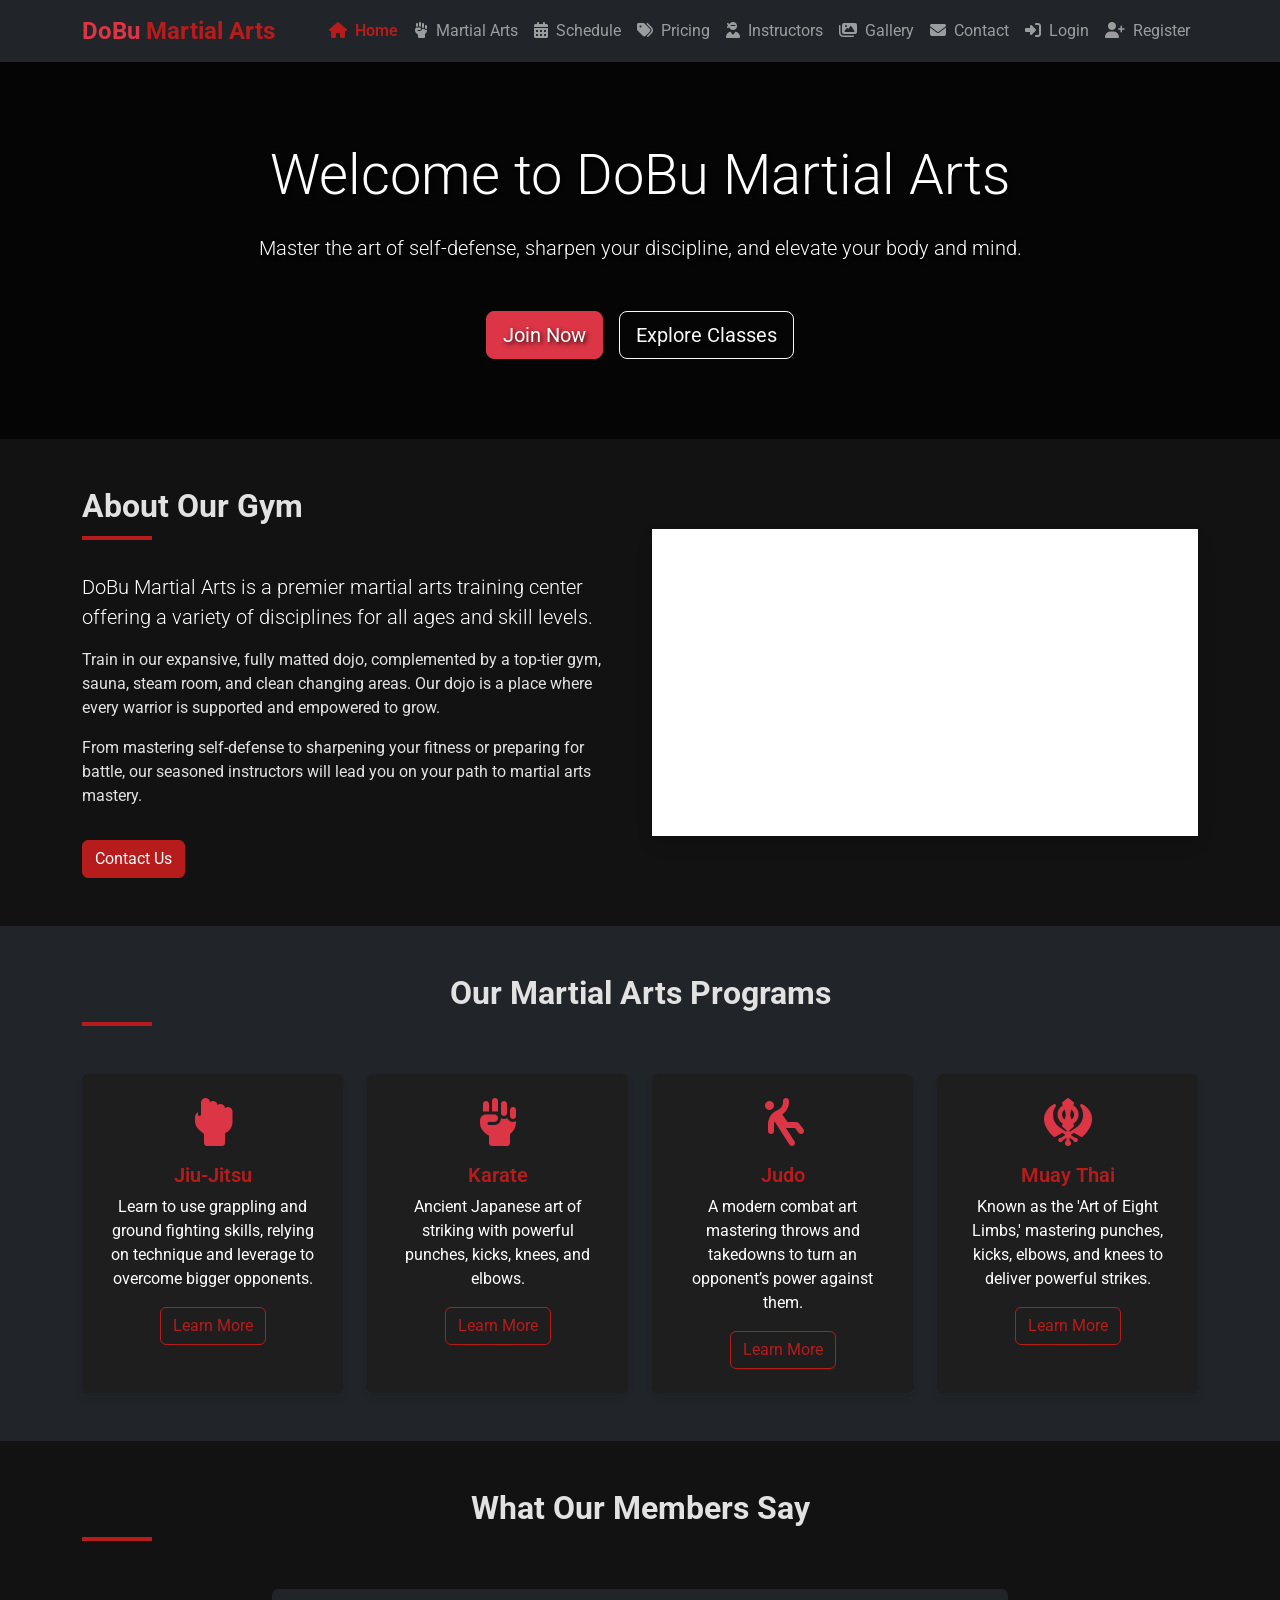
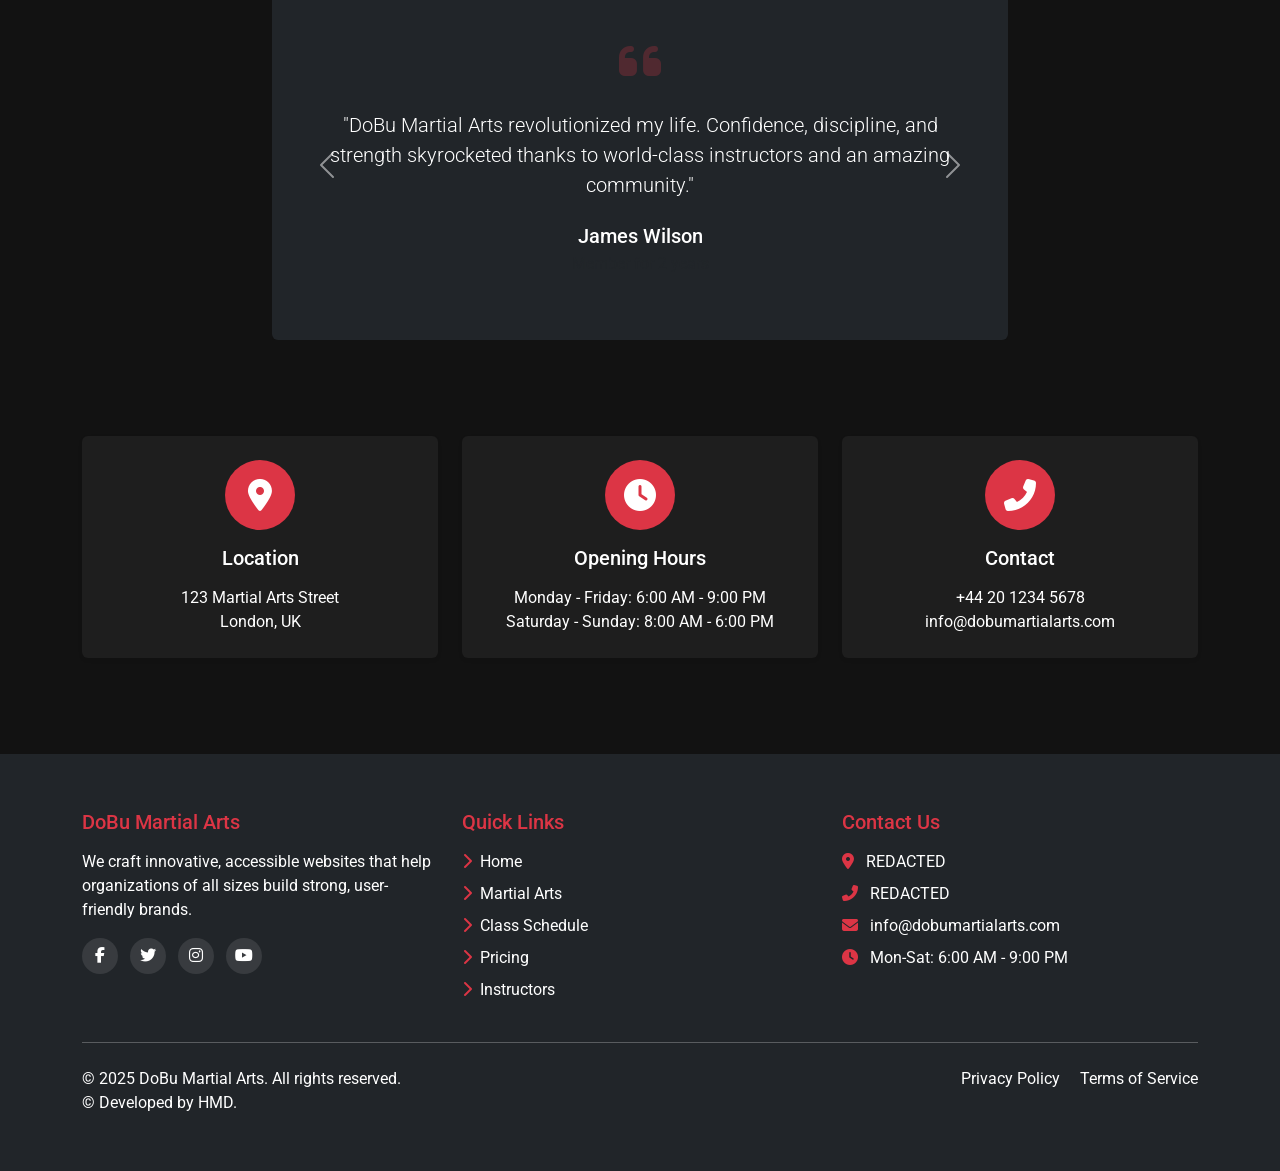
<file: index.html>
<!DOCTYPE html>
<html lang="en">
<head>
    <meta charset="UTF-8">
    <meta name="viewport" content="width=device-width, initial-scale=1.0">
    <title>DoBu Martial Arts</title>
    <!-- Bootstrap CSS (dark theme) -->
    <link href="https://cdn.jsdelivr.net/npm/bootstrap@5.3.0/dist/css/bootstrap.min.css" rel="stylesheet">
    <!-- Font Awesome for icons -->
    <link rel="stylesheet" href="https://cdnjs.cloudflare.com/ajax/libs/font-awesome/6.4.0/css/all.min.css">
    <!-- Google Fonts -->
    <link href="https://fonts.googleapis.com/css2?family=Roboto:wght@300;400;500;700&display=swap" rel="stylesheet">
    <!-- Custom CSS -->
    <link rel="stylesheet" href="styles.css">
</head>
<body>
    <!-- Navigation -->
    <nav class="navbar navbar-expand-lg navbar-dark bg-dark">
    <div class="container">
        <a class="navbar-brand" href="index.html">
            <span class="text-danger">DoBu</span> Martial Arts
        </a>
        <button class="navbar-toggler" type="button" data-bs-toggle="collapse" data-bs-target="#navbarNav" aria-controls="navbarNav" aria-expanded="false" aria-label="Toggle navigation">
            <span class="navbar-toggler-icon"></span>
        </button>
        <div class="collapse navbar-collapse" id="navbarNav">
            <ul class="navbar-nav ms-auto" id="navItems">
                <li class="nav-item">
                    <a class="nav-link" href="index.html">
                        <i class="fas fa-home me-1"></i> Home
                    </a>
                </li>
                <li class="nav-item">
                    <a class="nav-link" href="martial-arts.html">
                        <i class="fas fa-fist-raised me-1"></i> Martial Arts
                    </a>
                </li>
                <li class="nav-item">
                    <a class="nav-link" href="schedule.html">
                        <i class="fas fa-calendar-alt me-1"></i> Schedule
                    </a>
                </li>
                <li class="nav-item">
                    <a class="nav-link" href="pricing.html">
                        <i class="fas fa-tags me-1"></i> Pricing
                    </a>
                </li>
                <li class="nav-item">
                    <a class="nav-link" href="instructors.html">
                        <i class="fas fa-user-ninja me-1"></i> Instructors
                    </a>
                </li>
                <li class="nav-item">
                    <a class="nav-link" href="gallery.html">
                        <i class="fas fa-images me-1"></i> Gallery
                    </a>
                </li>
                <li class="nav-item">
                    <a class="nav-link" href="contact.html">
                        <i class="fas fa-envelope me-1"></i> Contact
                    </a>
                </li>
                <!-- Login/Register or User Dropdown will be dynamically added -->
            </ul>
        </div>
    </div>
</nav>

    <!-- Main Content -->
    <div class="main-content">
        <!-- Hero Section -->
        <section class="hero-section">
            <div class="container text-center">
                <h1 class="display-4 mb-4">Welcome to DoBu Martial Arts</h1>
                <p class="lead mb-5">Master the art of self-defense, sharpen your discipline, and elevate your body and mind.</p>
                <div class="d-flex justify-content-center gap-3">
                    <a href="register.html" class="btn btn-danger btn-lg">Join Now</a>
                    <a href="martial-arts.html" class="btn btn-outline-light btn-lg">Explore Classes</a>
                </div>
            </div>
        </section>

        <!-- About Section -->
        <section class="py-5">
            <div class="container">
                <div class="row align-items-center">
                    <div class="col-lg-6 mb-4 mb-lg-0">
                        <h2 class="section-heading">About Our Gym</h2>
                        <p class="lead">DoBu Martial Arts is a premier martial arts training center offering a variety of disciplines for all ages and skill levels.</p>
                        <p>Train in our expansive, fully matted dojo, complemented by a top-tier gym, sauna, steam room, and clean changing areas. Our dojo is a place where every warrior is supported and empowered to grow.</p>
                        <p>From mastering self-defense to sharpening your fitness or preparing for battle, our seasoned instructors will lead you on your path to martial arts mastery.</p>
                        <a href="contact.html" class="btn btn-primary mt-3">Contact Us</a>
                    </div>
                    <div class="col-lg-6">
    <div class="ratio ratio-16x9 shadow rounded">
        <iframe width="560" height="315" src="https://www.youtube.com/embed/Jz5IPPQhH_A?si=GXaJ1Dt5IUvSDrgW" title="YouTube video player" frameborder="0" allow="accelerometer; autoplay; clipboard-write; encrypted-media; gyroscope; picture-in-picture; web-share" referrerpolicy="strict-origin-when-cross-origin" allowfullscreen></iframe>
    </div>
</div>
                </div>
            </div>
        </section>

<!-- Featured Classes Section -->
<section class="py-5 bg-dark">
    <div class="container">
        <h2 class="section-heading text-center mb-5">Our Martial Arts Programs</h2>
        <div class="row g-4">
            <div class="col-md-6 col-lg-3">
                <div class="card h-100">
                    <div class="card-body text-center">
                        <div class="mb-3">
                            <i class="fas fa-hand-rock fa-3x text-danger"></i>
                        </div>
                        <h3 class="card-title h5">Jiu-Jitsu</h3>
                        <p class="card-text" style="color: #ffffff;">Learn to use grappling and ground fighting skills, relying on technique and leverage to overcome bigger opponents.</p>
                        <a href="martial-arts.html#jiu-jitsu" class="btn btn-outline-primary mt-auto">Learn More</a>
                    </div>
                </div>
            </div>
            <div class="col-md-6 col-lg-3">
                <div class="card h-100">
                    <div class="card-body text-center">
                        <div class="mb-3">
                            <i class="fas fa-hand-fist fa-3x text-danger"></i>
                        </div>
                        <h3 class="card-title h5">Karate</h3>
                        <p class="card-text" style="color: #ffffff;">Ancient Japanese art of striking with powerful punches, kicks, knees, and elbows.</p>
                        <a href="martial-arts.html#karate" class="btn btn-outline-primary mt-auto">Learn More</a>
                    </div>
                </div>
            </div>
            <div class="col-md-6 col-lg-3">
                <div class="card h-100">
                    <div class="card-body text-center">
                        <div class="mb-3">
                            <i class="fas fa-person-falling fa-3x text-danger"></i>
                        </div>
                        <h3 class="card-title h5">Judo</h3>
                        <p class="card-text" style="color: #ffffff;">A modern combat art mastering throws and takedowns to turn an opponent’s power against them.</p>
                        <a href="martial-arts.html#judo" class="btn btn-outline-primary mt-auto">Learn More</a>
                    </div>
                </div>
            </div>
            <div class="col-md-6 col-lg-3">
                <div class="card h-100">
                    <div class="card-body text-center">
                        <div class="mb-3">
                            <i class="fas fa-khanda fa-3x text-danger"></i>
                        </div>
                        <h3 class="card-title h5">Muay Thai</h3>
                        <p class="card-text" style="color: #ffffff;">Known as the 'Art of Eight Limbs,' mastering punches, kicks, elbows, and knees to deliver powerful strikes.</p>
                        <a href="martial-arts.html#muay-thai" class="btn btn-outline-primary mt-auto">Learn More</a>
                    </div>
                </div>
            </div>
        </div>
    </div>
</section>

        <!-- Testimonials Section -->
<section class="py-5">
    <div class="container">
        <h2 class="section-heading text-center mb-5">What Our Members Say</h2>
        <div class="row justify-content-center">
            <div class="col-lg-8">
                <div id="testimonialCarousel" class="carousel slide" data-bs-ride="carousel">
                    <div class="carousel-inner">
                        <div class="carousel-item active">
                            <div class="card border-0 bg-dark">
                                <div class="card-body text-center p-5">
                                    <div class="mb-4">
                                        <i class="fas fa-quote-left fa-3x text-danger opacity-25"></i>
                                    </div>
                                    <p class="lead mb-4" style="color: #ffffff;">"DoBu Martial Arts revolutionized my life. Confidence, discipline, and strength skyrocketed thanks to world-class instructors and an amazing community."</p>
                                    <div>
                                        <h5 class="mb-1" style="color: #ffffff;">James Wilson</h5>
                                        <p class="text-muted" style="color: #ffffff;">Member for 2 years</p>
                                    </div>
                                </div>
                            </div>
                        </div>
                        <div class="carousel-item">
                            <div class="card border-0 bg-dark">
                                <div class="card-body text-center p-5">
                                    <div class="mb-4">
                                        <i class="fas fa-quote-left fa-3x text-danger opacity-25"></i>
                                    </div>
                                    <p class="lead mb-4" style="color: #ffffff;">"I enrolled my children in the junior program, and it has been rewarding to witness their development in discipline, respect, and confidence—all while enjoying themselves."</p>
                                    <div>
                                        <h5 class="mb-1" style="color: #ffffff;">Emma Thompson</h5>
                                        <p class="text-muted" style="color: #ffffff;">Parent of two junior members</p>
                                    </div>
                                </div>
                            </div>
                        </div>
                        <div class="carousel-item">
                            <div class="card border-0 bg-dark">
                                <div class="card-body text-center p-5">
                                    <div class="mb-4">
                                        <i class="fas fa-quote-left fa-3x text-danger opacity-25"></i>
                                    </div>
                                    <p class="lead mb-4" style="color: #ffffff;">"I was nervous as a total beginner, but the instructors at DoBu made me feel right at home and supported from day one. Definitely the best choice I've made!"</p>
                                    <div>
                                        <h5 class="mb-1" style="color: #ffffff;">Sarah Chen</h5>
                                        <p class="text-muted" style="color: #ffffff;">Member for 6 months</p>
                                    </div>
                                </div>
                            </div>
                        </div>
                    </div>
                    <button class="carousel-control-prev" type="button" data-bs-target="#testimonialCarousel" data-bs-slide="prev">
                        <span class="carousel-control-prev-icon" aria-hidden="true"></span>
                        <span class="visually-hidden">Previous</span>
                    </button>
                    <button class="carousel-control-next" type="button" data-bs-target="#testimonialCarousel" data-bs-slide="next">
                        <span class="carousel-control-next-icon" aria-hidden="true"></span>
                        <span class="visually-hidden">Next</span>
                    </button>
                </div>
            </div>
        </div>
    </div>
</section>

        <!-- Quick Info Section -->
<section class="py-5">
    <div class="container">
        <div class="row g-4">
            <div class="col-md-4">
                <div class="card h-100 border-0 shadow-sm">
                    <div class="card-body text-center">
                        <div class="bg-danger text-white rounded-circle d-inline-flex justify-content-center align-items-center mb-3" style="width: 70px; height: 70px;">
                            <i class="fas fa-map-marker-alt fa-2x"></i>
                        </div>
                        <h3 class="h5 mb-3" style="color: #ffffff;">Location</h3>
                        <p class="text-muted mb-0" style="color: #ffffff !important;">123 Martial Arts Street<br>London, UK</p>
                    </div>
                </div>
            </div>
            <div class="col-md-4">
                <div class="card h-100 border-0 shadow-sm">
                    <div class="card-body text-center">
                        <div class="bg-danger text-white rounded-circle d-inline-flex justify-content-center align-items-center mb-3" style="width: 70px; height: 70px;">
                            <i class="fas fa-clock fa-2x"></i>
                        </div>
                        <h3 class="h5 mb-3" style="color: #ffffff;">Opening Hours</h3>
                        <p class="text-muted mb-0" style="color: #ffffff !important;">Monday - Friday: 6:00 AM - 9:00 PM<br>Saturday - Sunday: 8:00 AM - 6:00 PM</p>
                    </div>
                </div>
            </div>
            <div class="col-md-4">
                <div class="card h-100 border-0 shadow-sm">
                    <div class="card-body text-center">
                        <div class="bg-danger text-white rounded-circle d-inline-flex justify-content-center align-items-center mb-3" style="width: 70px; height: 70px;">
                            <i class="fas fa-phone-alt fa-2x"></i>
                        </div>
                        <h3 class="h5 mb-3" style="color: #ffffff;">Contact</h3>
                        <p class="text-muted mb-0" style="color: #ffffff !important;">+44 20 1234 5678<br>info@dobumartialarts.com</p>
                    </div>
                </div>
            </div>
        </div>
    </div>
</section>
</div>

    <!-- Footer -->
    <footer class="bg-dark text-white mt-5">
        <div class="container py-4">
            <div class="row">
                <div class="col-md-4 mb-4 mb-md-0">
                    <h5 class="text-danger mb-3">DoBu Martial Arts</h5>
                    <p>We craft innovative, accessible websites that help organizations of all sizes build strong, user-friendly brands.</p>
                    <div class="social-links mt-3">
                        <a href="#" aria-label="Facebook"><i class="fab fa-facebook-f"></i></a>
                        <a href="#" aria-label="Twitter"><i class="fab fa-twitter"></i></a>
                        <a href="#" aria-label="Instagram"><i class="fab fa-instagram"></i></a>
                        <a href="#" aria-label="YouTube"><i class="fab fa-youtube"></i></a>
                    </div>
                </div>
                <div class="col-md-4 mb-4 mb-md-0">
                    <h5 class="text-danger mb-3">Quick Links</h5>
                    <ul class="list-unstyled">
                        <li class="mb-2"><a href="index.html" class="text-decoration-none text-white"><i class="fas fa-chevron-right me-2 text-danger"></i>Home</a></li>
                        <li class="mb-2"><a href="martial-arts.html" class="text-decoration-none text-white"><i class="fas fa-chevron-right me-2 text-danger"></i>Martial Arts</a></li>
                        <li class="mb-2"><a href="schedule.html" class="text-decoration-none text-white"><i class="fas fa-chevron-right me-2 text-danger"></i>Class Schedule</a></li>
                        <li class="mb-2"><a href="pricing.html" class="text-decoration-none text-white"><i class="fas fa-chevron-right me-2 text-danger"></i>Pricing</a></li>
                        <li class="mb-2"><a href="instructors.html" class="text-decoration-none text-white"><i class="fas fa-chevron-right me-2 text-danger"></i>Instructors</a></li>
                    </ul>
                </div>
                <div class="col-md-4">
                    <h5 class="text-danger mb-3">Contact Us</h5>
                    <address>
                        <p class="mb-2"><i class="fas fa-map-marker-alt me-2 text-danger"></i> REDACTED </p>
                        <p class="mb-2"><i class="fas fa-phone-alt me-2 text-danger"></i> REDACTED</p>
                        <p class="mb-2"><i class="fas fa-envelope me-2 text-danger"></i> info@dobumartialarts.com</p>
                        <p><i class="fas fa-clock me-2 text-danger"></i> Mon-Sat: 6:00 AM - 9:00 PM</p>
                    </address>
                </div>
            </div>
            <hr class="mt-4 mb-4 bg-secondary">
            <div class="row">
                <div class="col-md-6 text-center text-md-start">
                    <p class="mb-0">&copy; 2025 DoBu Martial Arts. All rights reserved.</p>
                    <p class="mb-0">&copy; Developed by HMD.</p>
                </div>
                <div class="col-md-6 text-center text-md-end">
                    <p class="mb-0">
                        <a href="#" class="text-white text-decoration-none me-3">Privacy Policy</a>
                        <a href="#" class="text-white text-decoration-none">Terms of Service</a>
                    </p>
                </div>
            </div>
        </div>
    </footer>

    <!-- Bootstrap JavaScript Bundle with Popper -->
    <script src="https://cdn.jsdelivr.net/npm/bootstrap@5.3.0/dist/js/bootstrap.bundle.min.js"></script>
    <!-- Custom JavaScript -->
    <script src="script.js"></script>
</body>
</html>
</file>
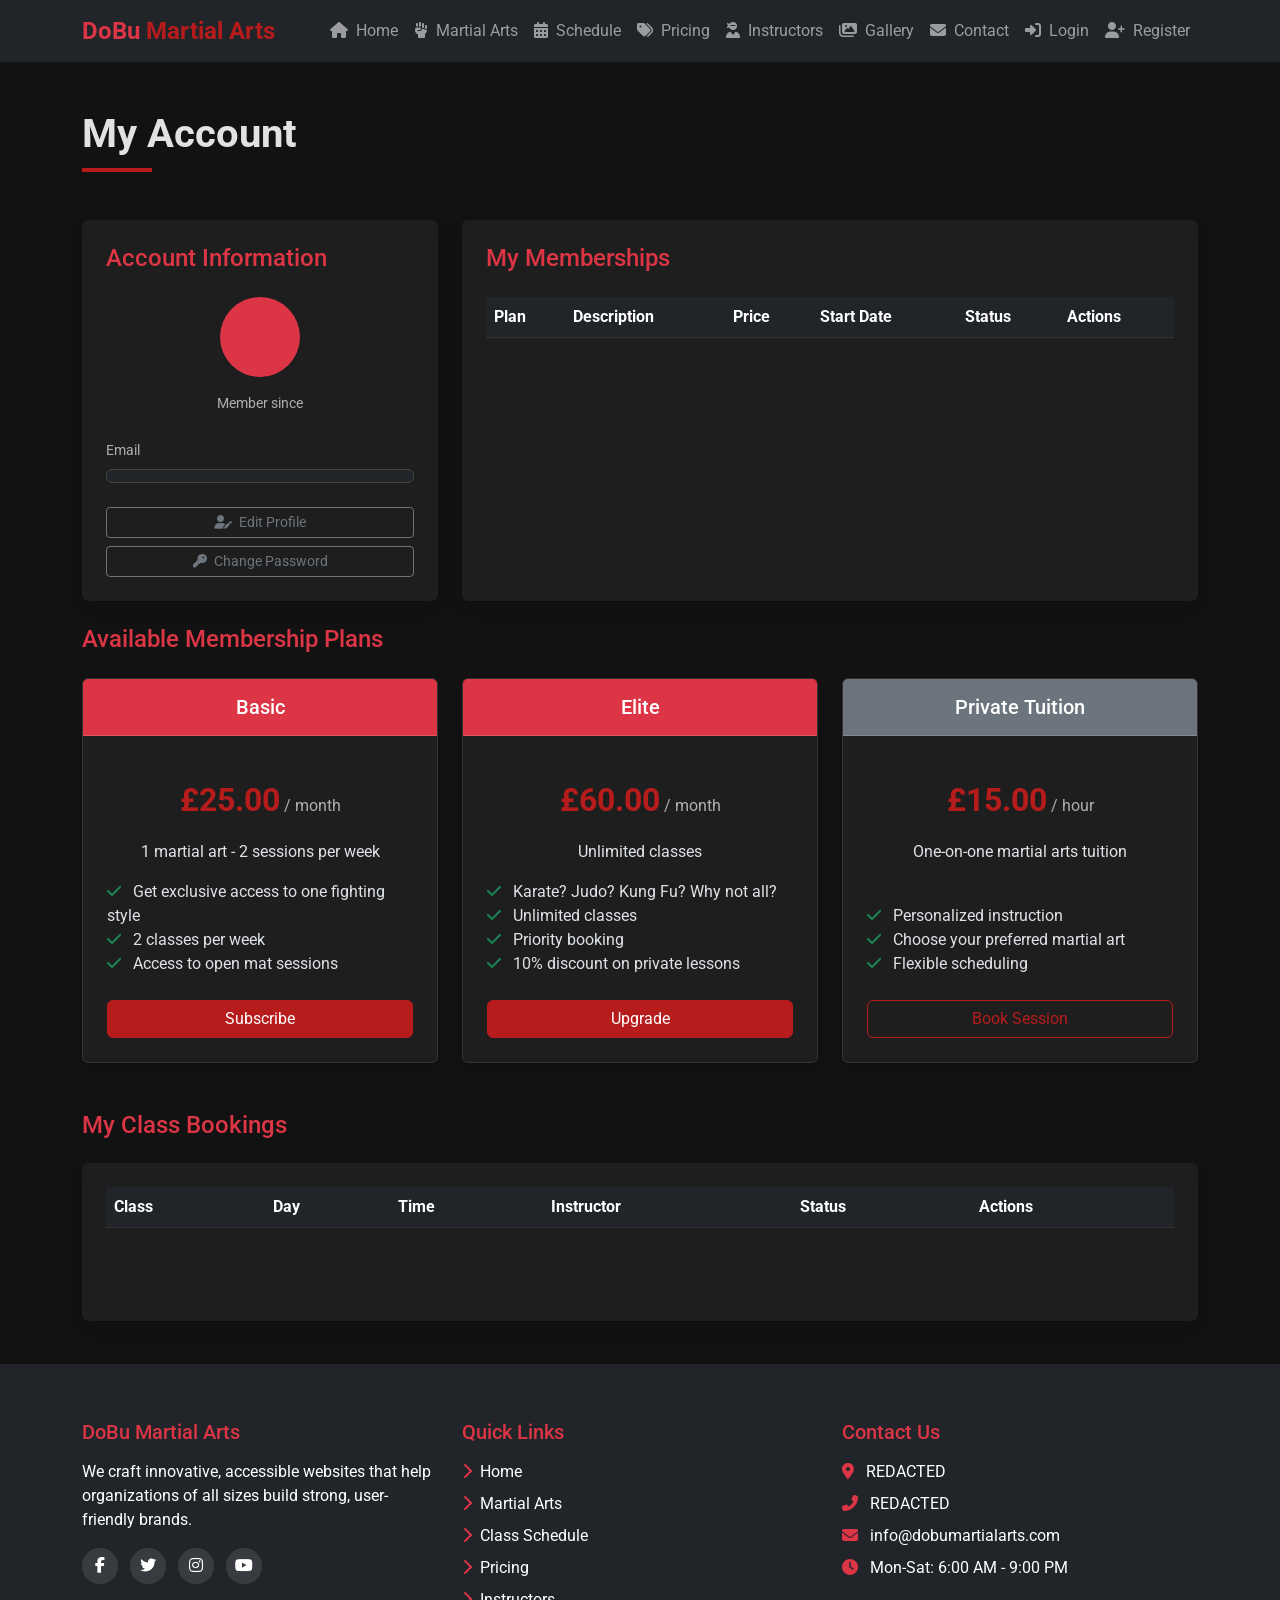
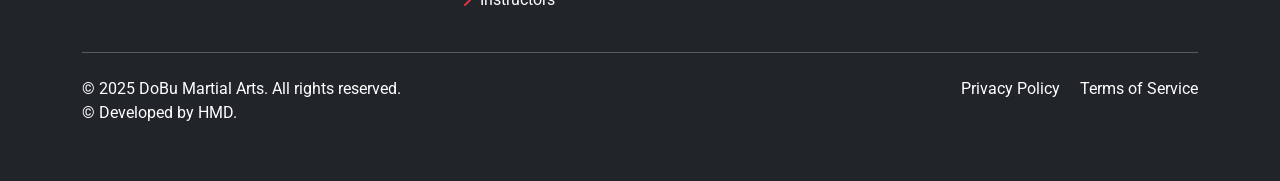
<file: account.html>
<!DOCTYPE html>
<html lang="en" data-bs-theme="dark">
<head>
    <meta charset="UTF-8">
    <meta name="viewport" content="width=device-width, initial-scale=1.0">
    <title>DoBu Martial Arts - My Account</title>
    <!-- Bootstrap CSS (dark theme) -->
    <link href="https://cdn.jsdelivr.net/npm/bootstrap@5.3.0/dist/css/bootstrap.min.css" rel="stylesheet">
    <!-- Font Awesome for icons -->
    <link rel="stylesheet" href="https://cdnjs.cloudflare.com/ajax/libs/font-awesome/6.4.0/css/all.min.css">
    <!-- Google Fonts -->
    <link href="https://fonts.googleapis.com/css2?family=Roboto:wght@300;400;500;700&display=swap" rel="stylesheet">
    <!-- Custom CSS -->
    <link rel="stylesheet" href="styles.css">
</head>
<body>
    <!-- Navigation -->
    <nav class="navbar navbar-expand-lg navbar-dark bg-dark">
        <div class="container">
            <a class="navbar-brand" href="index.html">
                <span class="text-danger">DoBu</span> Martial Arts
            </a>
            <button class="navbar-toggler" type="button" data-bs-toggle="collapse" data-bs-target="#navbarNav" aria-controls="navbarNav" aria-expanded="false" aria-label="Toggle navigation">
                <span class="navbar-toggler-icon"></span>
            </button>
            <div class="collapse navbar-collapse" id="navbarNav">
                <ul class="navbar-nav ms-auto" id="navItems">
                    <li class="nav-item">
                        <a class="nav-link" href="index.html">
                            <i class="fas fa-home me-1"></i> Home
                        </a>
                    </li>
                    <li class="nav-item">
                        <a class="nav-link" href="martial-arts.html">
                            <i class="fas fa-fist-raised me-1"></i> Martial Arts
                        </a>
                    </li>
                    <li class="nav-item">
                        <a class="nav-link" href="schedule.html">
                            <i class="fas fa-calendar-alt me-1"></i> Schedule
                        </a>
                    </li>
                    <li class="nav-item">
                        <a class="nav-link" href="pricing.html">
                            <i class="fas fa-tags me-1"></i> Pricing
                        </a>
                    </li>
                    <li class="nav-item">
                        <a class="nav-link" href="instructors.html">
                            <i class="fas fa-user-ninja me-1"></i> Instructors
                        </a>
                    </li>
                    <li class="nav-item">
                        <a class="nav-link" href="gallery.html">
                            <i class="fas fa-images me-1"></i> Gallery
                        </a>
                    </li>
                    <li class="nav-item">
                        <a class="nav-link" href="contact.html">
                            <i class="fas fa-envelope me-1"></i> Contact
                        </a>
                    </li>
                    <!-- Login/Register or User Dropdown will be dynamically added -->
                </ul>
            </div>
        </div>
    </nav>

    <!-- Main Content -->
    <div class="main-content">
        <div class="container py-5">
            <h1 class="section-heading mb-5">My Account</h1>

            <div class="row">
                <!-- Account Information -->
                <div class="col-lg-4 mb-4">
                    <div class="card border-0 shadow h-100">
                        <div class="card-body">
                            <h2 class="h4 text-danger mb-4">Account Information</h2>
                            <div class="text-center mb-4">
                                <div class="avatar bg-danger text-white rounded-circle d-inline-flex align-items-center justify-content-center mb-3" style="width: 80px; height: 80px; font-size: 2rem;">
                                    <span id="avatarInitial"></span>
                                </div>
                                <h3 class="h5 mb-0" id="displayName"></h3>
                                <p class="text-muted small">Member since <span id="joinDate"></span></p>
                            </div>

                            <div class="mb-3">
                                <label class="form-label small text-muted">Email</label>
                                <div class="form-control bg-dark" id="displayEmail"></div>
                            </div>

                            <div class="d-grid gap-2 mt-4">
                                <button class="btn btn-outline-secondary btn-sm" type="button" data-bs-toggle="modal" data-bs-target="#editProfileModal">
                                    <i class="fas fa-user-edit me-1"></i> Edit Profile
                                </button>
                                <button class="btn btn-outline-secondary btn-sm" type="button" data-bs-toggle="modal" data-bs-target="#changePasswordModal">
                                    <i class="fas fa-key me-1"></i> Change Password
                                </button>
                            </div>
                        </div>
                    </div>
                </div>

                <!-- Membership Information -->
                <div class="col-lg-8 mb-4">
                    <div class="card border-0 shadow h-100">
                        <div class="card-body">
                            <h2 class="h4 text-danger mb-4">My Memberships</h2>
                            
                            <div class="table-responsive">
                                <table class="table" id="membershipTable">
                                    <thead>
                                        <tr>
                                            <th>Plan</th>
                                            <th>Description</th>
                                            <th>Price</th>
                                            <th>Start Date</th>
                                            <th>Status</th>
                                            <th>Actions</th>
                                        </tr>
                                    </thead>
                                    <tbody id="membershipBody">
                                        <!-- Populated dynamically -->
                                    </tbody>
                                </table>
                            </div>
                        </div>
                    </div>
                </div>
                
                <!-- Membership Plans -->
                <div class="col-12">
                    <h2 class="h4 text-danger mb-4">Available Membership Plans</h2>
                    <div class="row row-cols-1 row-cols-md-3 g-4">
                        <!-- Basic Plan -->
                        <div class="col">
                            <div class="card pricing-card h-100">
                                <div class="card-header bg-danger text-white text-center py-3">
                                    <h3 class="h5 mb-0">Basic</h3>
                                </div>
                                <div class="card-body text-center d-flex flex-column">
                                    <div class="py-3">
                                        <span class="price">£25.00</span>
                                        <span class="text-muted"> / month</span>
                                    </div>
                                    <p class="flex-grow-1">1 martial art - 2 sessions per week</p>
                                    <ul class="list-unstyled mb-4 text-start">
                                        <li><i class="fas fa-check text-success me-2"></i> Get exclusive access to one fighting style</li>
                                        <li><i class="fas fa-check text-success me-2"></i> 2 classes per week</li>
                                        <li><i class="fas fa-check text-success me-2"></i> Access to open mat sessions</li>
                                    </ul>
                                    <button class="btn btn-primary w-100 subscribe-button" data-plan="Basic" data-price="25.00">Subscribe</button>
                                </div>
                            </div>
                        </div>
                        
                        <!-- Intermediate Plan -->
                        <div class="col">
                            <div class="card pricing-card h-100">
                                <div class="card-header bg-danger text-white text-center py-3">
                                    <h3 class="h5 mb-0">Elite</h3>
                                </div>
                                <div class="card-body text-center d-flex flex-column">
                                    <div class="py-3">
                                        <span class="price">£60.00</span>
                                        <span class="text-muted"> / month</span>
                                    </div>
                                    <p class="flex-grow-1">Unlimited classes</p>
                                    <ul class="list-unstyled mb-4 text-start">
                                        <li><i class="fas fa-check text-success me-2"></i> Karate? Judo? Kung Fu? Why not all?</li>
                                        <li><i class="fas fa-check text-success me-2"></i> Unlimited classes</li>
                                        <li><i class="fas fa-check text-success me-2"></i> Priority booking</li>
                                        <li><i class="fas fa-check text-success me-2"></i> 10% discount on private lessons</li>
                                    </ul>
                                    <button class="btn btn-primary w-100 subscribe-button" data-plan="Elite" data-price="60.00">Upgrade</button>
                                </div>
                            </div>
                        </div>
                        
                        <!-- Advanced Plan -->
                        <div class="col">
                            <div class="card pricing-card h-100">
                                <div class="card-header bg-secondary text-white text-center py-3">
                                    <h3 class="h5 mb-0">Private Tuition</h3>
                                </div>
                                <div class="card-body text-center d-flex flex-column">
                                    <div class="py-3">
                                        <span class="price">£15.00</span>
                                        <span class="text-muted"> / hour</span>
                                    </div>
                                    <p class="flex-grow-1">One-on-one martial arts tuition</p>
                                    <ul class="list-unstyled mb-4 text-start">
                                        <li><i class="fas fa-check text-success me-2"></i> Personalized instruction</li>
                                        <li><i class="fas fa-check text-success me-2"></i> Choose your preferred martial art</li>
                                        <li><i class="fas fa-check text-success me-2"></i> Flexible scheduling</li>
                                    </ul>
                                    <a href="contact.html" class="btn btn-outline-primary w-100">Book Session</a>
                                </div>
                            </div>
                        </div>
                    </div>
                </div>

                <!-- Class Bookings Section -->
                <div class="col-12 mt-5">
                    <h2 class="h4 text-danger mb-4">My Class Bookings</h2>
                    <div class="card border-0 shadow">
                        <div class="card-body">
                            <div class="table-responsive">
                                <table class="table">
                                    <thead>
                                        <tr>
                                            <th>Class</th>
                                            <th>Day</th>
                                            <th>Time</th>
                                            <th>Instructor</th>
                                            <th>Status</th>
                                            <th>Actions</th>
                                        </tr>
                                    </thead>
                                    <tbody id="bookingBody">
                                        <!-- Populated dynamically -->
                                    </tbody>
                                </table>
                            </div>
                        </div>
                    </div>
                </div>
            </div>
        </div>
    </div>

    <!-- Edit Profile Modal -->
    <div class="modal fade" id="editProfileModal" tabindex="-1" aria-labelledby="editProfileModalLabel" aria-hidden="true">
        <div class="modal-dialog">
            <div class="modal-content">
                <div class="modal-header">
                    <h5 class="modal-title" id="editProfileModalLabel">Edit Profile</h5>
                    <button type="button" class="btn-close" data-bs-dismiss="modal" aria-label="Close"></button>
                </div>
                <div class="modal-body">
                    <form id="editProfileForm">
                        <div class="mb-3">
                            <label for="editUsername" class="form-label">Username</label>
                            <input type="text" class="form-control" id="editUsername" value="">
                        </div>
                        <div class="mb-3">
                            <label for="editEmail" class="form-label">Email</label>
                            <input type="email" class="form-control" id="editEmail" value="" pattern="[a-z0-9._%+-]+@[a-z0-9.-]+\.(com|co\.uk)$" required>
                            <div class="invalid-feedback">
                                Please provide a valid email ending with .com or .co.uk.
                            </div>
                        </div>
                    </form>
                </div>
                <div class="modal-footer">
                    <button type="button" class="btn btn-secondary" data-bs-dismiss="modal">Cancel</button>
                    <button type="button" class="btn btn-primary" id="saveProfile">Save Changes</button>
                </div>
            </div>
        </div>
    </div>

    <!-- Change Password Modal -->
    <div class="modal fade" id="changePasswordModal" tabindex="-1" aria-labelledby="changePasswordModalLabel" aria-hidden="true">
        <div class="modal-dialog">
            <div class="modal-content">
                <div class="modal-header">
                    <h5 class="modal-title" id="changePasswordModalLabel">Change Password</h5>
                    <button type="button" class="btn-close" data-bs-dismiss="modal" aria-label="Close"></button>
                </div>
                <div class="modal-body">
                    <form id="changePasswordForm">
                        <div class="mb-3">
                            <label for="currentPassword" class="form-label">Current Password</label>
                            <input type="password" class="form-control" id="currentPassword" required>
                            <div class="invalid-feedback">
                                Please enter your current password.
                            </div>
                        </div>
                        <div class="mb-3">
                            <label for="newPassword" class="form-label">New Password</label>
                            <input type="password" class="form-control" id="newPassword" pattern="^(?=.*[a-z])(?=.*[A-Z])(?=.*\d)(?=.*[@$!%*?&])[A-Za-z\d@$!%*?&]{6,}$" required>
                            <div class="invalid-feedback">
                                Password must be at least 6 characters long, including uppercase, lowercase, a number, and a symbol.
                            </div>
                        </div>
                        <div class="mb-3">
                            <label for="confirmNewPassword" class="form-label">Confirm New Password</label>
                            <input type="password" class="form-control" id="confirmNewPassword" required>
                            <div class="invalid-feedback">
                                Passwords must match.
                            </div>
                        </div>
                    </form>
                </div>
                <div class="modal-footer">
                    <button type="button" class="btn btn-secondary" data-bs-dismiss="modal">Cancel</button>
                    <button type="button" class="btn btn-primary" id="updatePassword">Update Password</button>
                </div>
            </div>
        </div>
    </div>

    <!-- Footer -->
    <footer class="bg-dark text-white mt-5">
        <div class="container py-4">
            <div class="row">
                <div class="col-md-4 mb-4 mb-md-0">
                    <h5 class="text-danger mb-3">DoBu Martial Arts</h5>
                    <p>We craft innovative, accessible websites that help organizations of all sizes build strong, user-friendly brands.</p>
                    <div class="social-links mt-3">
                        <a href="#" aria-label="Facebook"><i class="fab fa-facebook-f"></i></a>
                        <a href="#" aria-label="Twitter"><i class="fab fa-twitter"></i></a>
                        <a href="#" aria-label="Instagram"><i class="fab fa-instagram"></i></a>
                        <a href="#" aria-label="YouTube"><i class="fab fa-youtube"></i></a>
                    </div>
                </div>
                <div class="col-md-4 mb-4 mb-md-0">
                    <h5 class="text-danger mb-3">Quick Links</h5>
                    <ul class="list-unstyled">
                        <li class="mb-2"><a href="index.html" class="text-decoration-none text-white"><i class="fas fa-chevron-right me-2 text-danger"></i>Home</a></li>
                        <li class="mb-2"><a href="martial-arts.html" class="text-decoration-none text-white"><i class="fas fa-chevron-right me-2 text-danger"></i>Martial Arts</a></li>
                        <li class="mb-2"><a href="schedule.html" class="text-decoration-none text-white"><i class="fas fa-chevron-right me-2 text-danger"></i>Class Schedule</a></li>
                        <li class="mb-2"><a href="pricing.html" class="text-decoration-none text-white"><i class="fas fa-chevron-right me-2 text-danger"></i>Pricing</a></li>
                        <li class="mb-2"><a href="instructors.html" class="text-decoration-none text-white"><i class="fas fa-chevron-right me-2 text-danger"></i>Instructors</a></li>
                    </ul>
                </div>
                <div class="col-md-4">
                    <h5 class="text-danger mb-3">Contact Us</h5>
                    <address>
                        <p class="mb-2"><i class="fas fa-map-marker-alt me-2 text-danger"></i> REDACTED</p>
                        <p class="mb-2"><i class="fas fa-phone-alt me-2 text-danger"></i> REDACTED</p>
                        <p class="mb-2"><i class="fas fa-envelope me-2 text-danger"></i> info@dobumartialarts.com</p>
                        <p><i class="fas fa-clock me-2 text-danger"></i> Mon-Sat: 6:00 AM - 9:00 PM</p>
                    </address>
                </div>
            </div>
            <hr class="mt-4 mb-4 bg-secondary">
            <div class="row">
                <div class="col-md-6 text-center text-md-start">
                    <p class="mb-0">&copy; 2025 DoBu Martial Arts. All rights reserved.</p>
                    <p class="mb-0">&copy; Developed by HMD.</p>
                </div>
                <div class="col-md-6 text-center text-md-end">
                    <p class="mb-0">
                        <a href="#" class="text-white text-decoration-none me-3">Privacy Policy</a>
                        <a href="#" class="text-white text-decoration-none">Terms of Service</a>
                    </p>
                </div>
            </div>
        </div>
    </footer>

    <!-- Bootstrap JavaScript Bundle with Popper -->
    <script src="https://cdn.jsdelivr.net/npm/bootstrap@5.3.0/dist/js/bootstrap.bundle.min.js"></script>
    <!-- Custom JavaScript -->
    <script src="script.js"></script>
    <script>
        document.addEventListener('DOMContentLoaded', function() {
            // Load user data
            const email = localStorage.getItem('lastLoggedInEmail');
            const users = JSON.parse(localStorage.getItem('users') || '[]');
            const user = users.find(u => u.email === email);
            if (user) {
                const username = user.username || email.split('@')[0]; // Default to email prefix if no username
                document.getElementById('displayName').textContent = username;
                document.getElementById('displayEmail').textContent = email;
                document.getElementById('avatarInitial').textContent = username.charAt(0).toUpperCase();
                document.getElementById('joinDate').textContent = new Date().toLocaleDateString('en-GB', { year: 'numeric', month: 'long', day: 'numeric' });

                // Load memberships from localStorage
                let memberships = JSON.parse(localStorage.getItem('memberships') || '[]');
                if (!memberships.find(m => m.email === email)) {
                    memberships.push({ email, plans: [{ plan: 'Advanced', description: 'Any 2 martial arts - 5 sessions per week', price: '£45.00', startDate: 'May 5, 2023', status: 'Active' }] });
                    localStorage.setItem('memberships', JSON.stringify(memberships));
                }
                updateMembershipTable();

                // Load class bookings from localStorage
                let bookings = JSON.parse(localStorage.getItem('bookings') || '[]');
                if (!bookings.find(b => b.email === email)) {
                    bookings.push({ email, classes: [
                        { class: 'Jiu-Jitsu', day: 'Monday', time: '19:00 - 21:00', instructor: 'Mauricio Gomez', status: 'Confirmed' },
                        { class: 'Karate', day: 'Wednesday', time: '17:30 - 19:00', instructor: 'Sarah Nova', status: 'Confirmed' }
                    ] });
                    localStorage.setItem('bookings', JSON.stringify(bookings));
                }
                updateBookingTable();
            }

            // Subscribe to a plan
            document.querySelectorAll('.subscribe-button').forEach(button => {
                button.addEventListener('click', function() {
                    const plan = this.getAttribute('data-plan');
                    const price = this.getAttribute('data-price');
                    let memberships = JSON.parse(localStorage.getItem('memberships') || '[]');
                    const userMembership = memberships.find(m => m.email === email);
                    if (userMembership) {
                        userMembership.plans.push({ plan, description: button.parentElement.querySelector('p').textContent, price: `£${price}.00`, startDate: new Date().toLocaleDateString('en-GB'), status: 'Active' });
                    } else {
                        memberships.push({ email, plans: [{ plan, description: button.parentElement.querySelector('p').textContent, price: `£${price}.00`, startDate: new Date().toLocaleDateString('en-GB'), status: 'Active' }] });
                    }
                    localStorage.setItem('memberships', JSON.stringify(memberships));
                    updateMembershipTable();
                    alert(`Subscribed to ${plan} plan!`);
                });
            });

            // Cancel membership
            document.getElementById('membershipBody').addEventListener('click', function(e) {
                if (e.target.classList.contains('cancel-membership')) {
                    const row = e.target.closest('tr');
                    const plan = row.cells[0].textContent;
                    let memberships = JSON.parse(localStorage.getItem('memberships') || '[]');
                    const userMembership = memberships.find(m => m.email === email);
                    if (userMembership) {
                        userMembership.plans = userMembership.plans.filter(p => p.plan !== plan);
                        localStorage.setItem('memberships', JSON.stringify(memberships));
                        row.remove();
                        alert(`Canceled ${plan} plan.`);
                    }
                }
            });

            // Edit Profile
            document.getElementById('saveProfile').addEventListener('click', function() {
                const newUsername = document.getElementById('editUsername').value;
                const newEmail = document.getElementById('editEmail').value;
                if (newEmail && newEmail !== email) {
                    let users = JSON.parse(localStorage.getItem('users') || '[]');
                    const userIndex = users.findIndex(u => u.email === email);
                    if (userIndex !== -1) {
                        users[userIndex].email = newEmail;
                        users[userIndex].username = newUsername || users[userIndex].username;
                        localStorage.setItem('users', JSON.stringify(users));
                        localStorage.setItem('lastLoggedInEmail', newEmail);
                        location.reload();
                    }
                } else if (newUsername) {
                    let users = JSON.parse(localStorage.getItem('users') || '[]');
                    const userIndex = users.findIndex(u => u.email === email);
                    if (userIndex !== -1) {
                        users[userIndex].username = newUsername;
                        localStorage.setItem('users', JSON.stringify(users));
                        location.reload();
                    }
                }
                bootstrap.Modal.getInstance(document.getElementById('editProfileModal')).hide();
            });

            // Change Password
            document.getElementById('updatePassword').addEventListener('click', function() {
                const currentPassword = document.getElementById('currentPassword').value;
                const newPassword = document.getElementById('newPassword').value;
                const confirmPassword = document.getElementById('confirmNewPassword').value;
                let users = JSON.parse(localStorage.getItem('users') || '[]');
                const user = users.find(u => u.email === email);
                if (user && user.password === currentPassword) {
                    if (newPassword === confirmPassword && newPassword.match(/^(?=.*[a-z])(?=.*[A-Z])(?=.*\d)(?=.*[@$!%*?&])[A-Za-z\d@$!%*?&]{6,}$/)) {
                        user.password = newPassword;
                        localStorage.setItem('users', JSON.stringify(users));
                        alert('Password updated successfully!');
                        bootstrap.Modal.getInstance(document.getElementById('changePasswordModal')).hide();
                    } else {
                        alert('New passwords do not match or do not meet requirements.');
                    }
                } else {
                    alert('Current password is incorrect.');
                }
            });

            // Update tables
            function updateMembershipTable() {
                const memberships = JSON.parse(localStorage.getItem('memberships') || '[]');
                const userMembership = memberships.find(m => m.email === email);
                const tbody = document.getElementById('membershipBody');
                tbody.innerHTML = '';
                if (userMembership && userMembership.plans.length > 0) {
                    userMembership.plans.forEach(plan => {
                        const row = document.createElement('tr');
                        row.innerHTML = `
                            <td>${plan.plan}</td>
                            <td>${plan.description}</td>
                            <td>${plan.price}</td>
                            <td>${plan.startDate}</td>
                            <td><span class="badge ${plan.status === 'Active' ? 'bg-success' : 'bg-warning'}">${plan.status}</span></td>
                            <td><button class="btn btn-sm btn-outline-danger cancel-membership">Cancel</button></td>
                        `;
                        tbody.appendChild(row);
                    });
                }
            }

            function updateBookingTable() {
                const bookings = JSON.parse(localStorage.getItem('bookings') || '[]');
                const userBookings = bookings.find(b => b.email === email);
                const tbody = document.getElementById('bookingBody');
                tbody.innerHTML = '';
                if (userBookings && userBookings.classes.length > 0) {
                    userBookings.classes.forEach(cls => {
                        const row = document.createElement('tr');
                        row.innerHTML = `
                            <td>${cls.class}</td>
                            <td>${cls.day}</td>
                            <td>${cls.time}</td>
                            <td>${cls.instructor}</td>
                            <td><span class="badge ${cls.status === 'Confirmed' ? 'bg-success' : 'bg-warning'}">${cls.status}</span></td>
                            <td><button class="btn btn-sm btn-outline-danger">Cancel</button></td>
                        `;
                        tbody.appendChild(row);
                    });
                }
            }
        });
    </script>
</body>
</html>
</file>
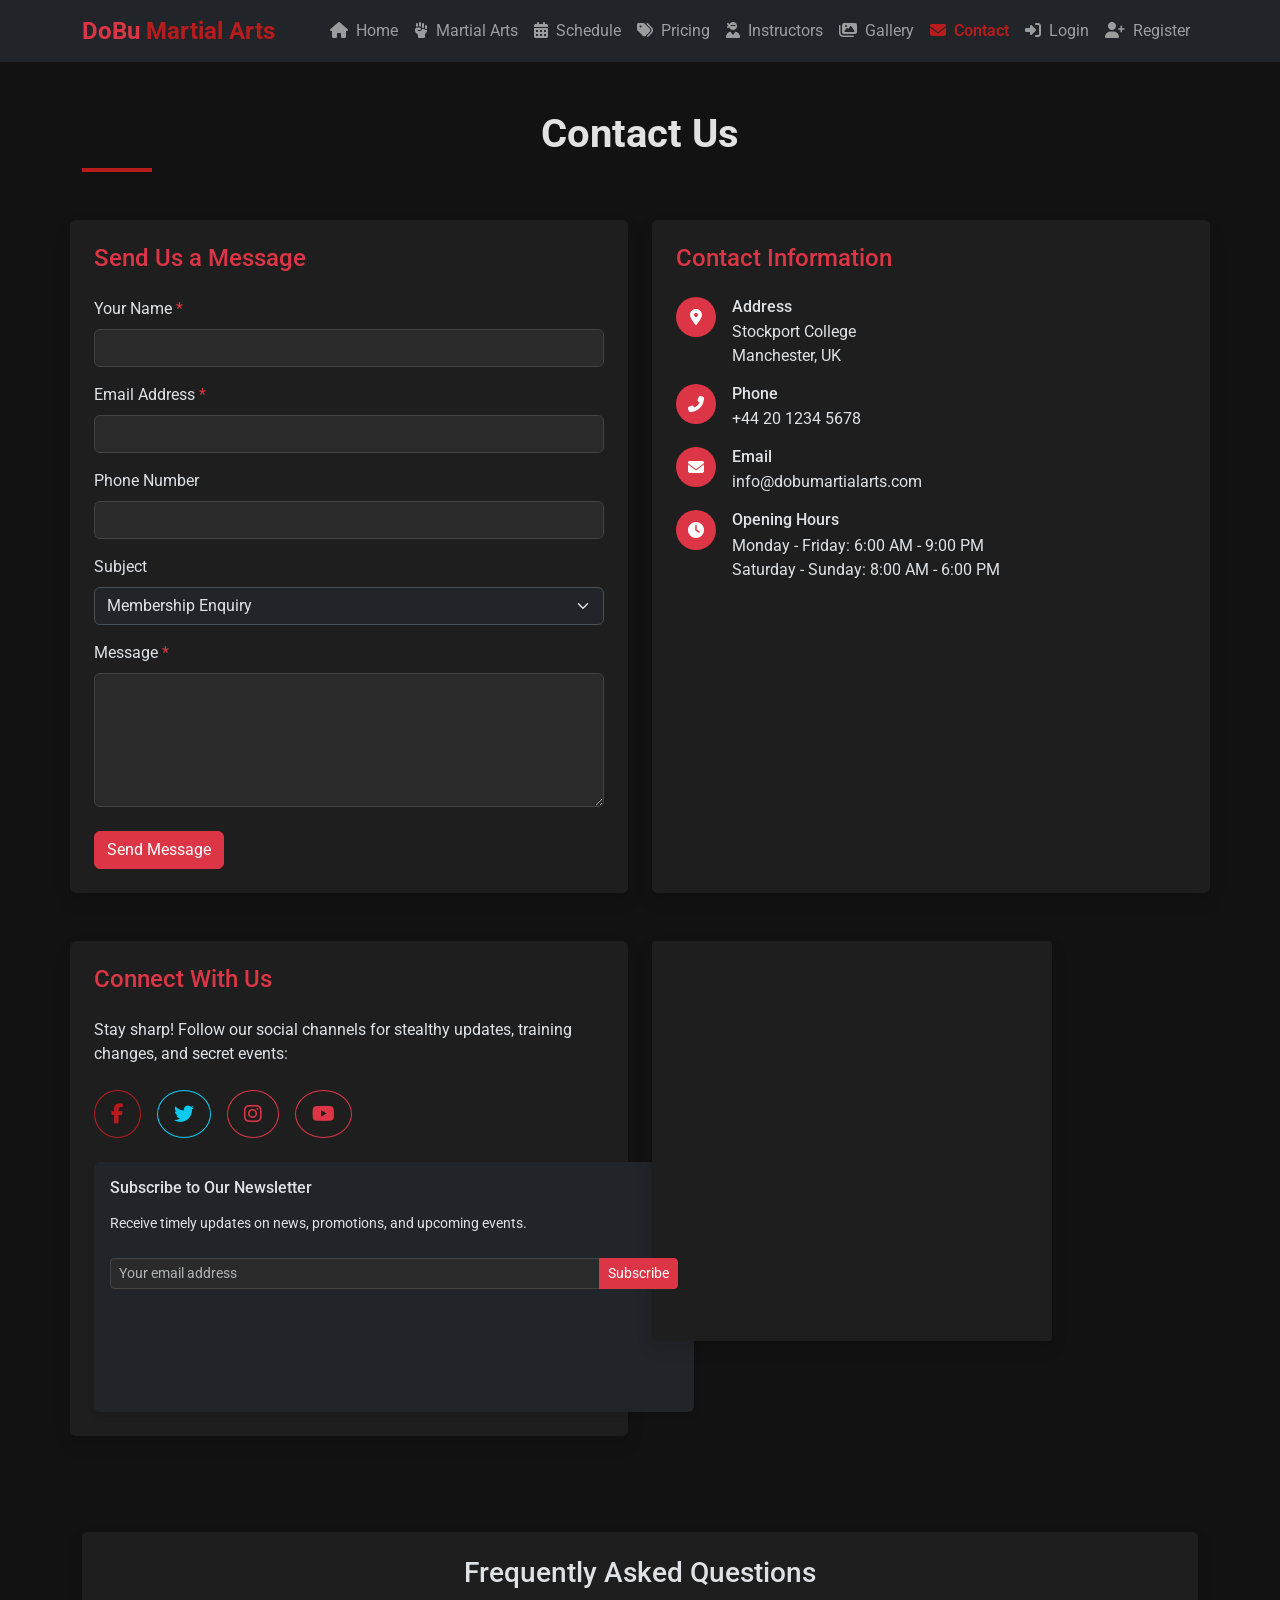
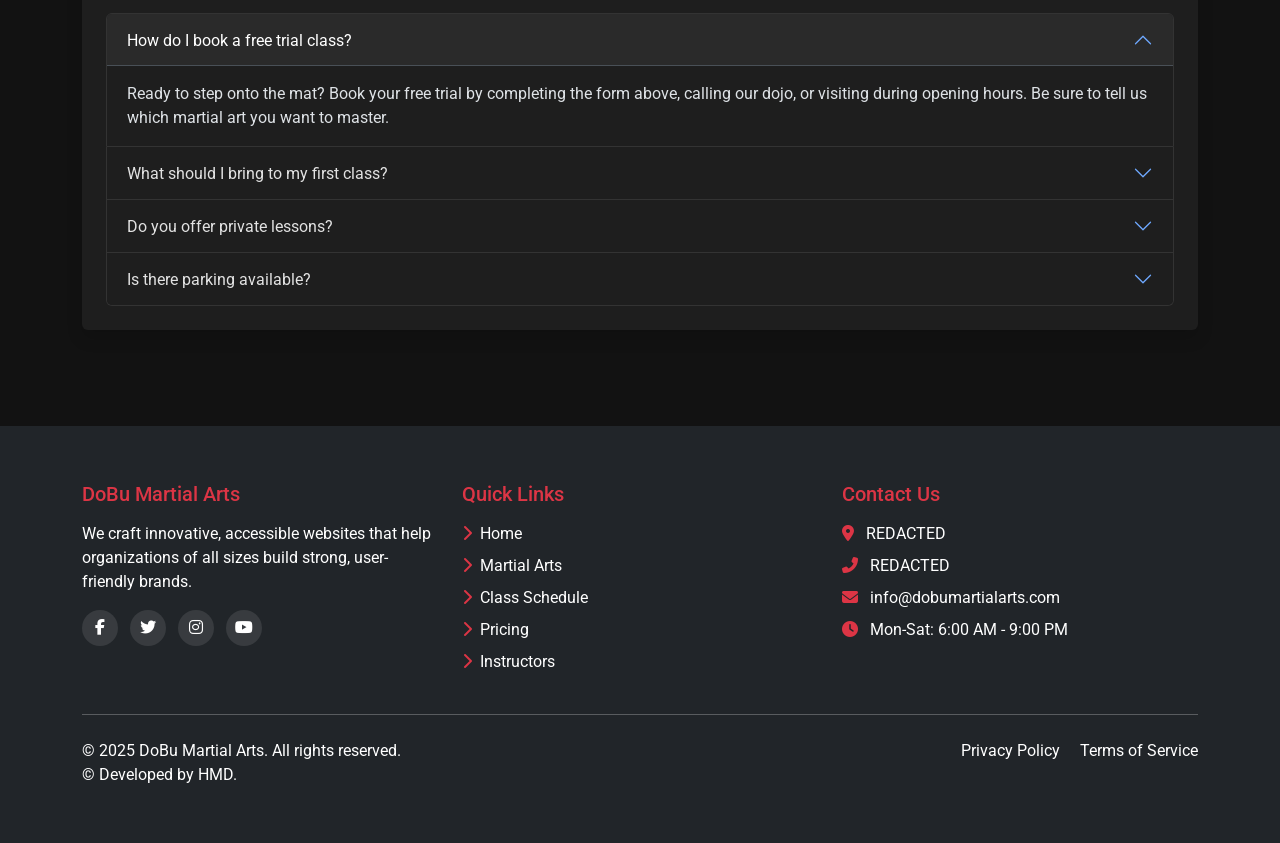
<file: contact.html>
<!DOCTYPE html>
<html lang="en" data-bs-theme="dark">
<head>
    <meta charset="UTF-8">
    <meta name="viewport" content="width=device-width, initial-scale=1.0">
    <title>DoBu Martial Arts - Contact Us</title>
    <!-- Bootstrap CSS (dark theme) -->
    <link href="https://cdn.jsdelivr.net/npm/bootstrap@5.3.0/dist/css/bootstrap.min.css" rel="stylesheet">
    <!-- Font Awesome for icons -->
    <link rel="stylesheet" href="https://cdnjs.cloudflare.com/ajax/libs/font-awesome/6.4.0/css/all.min.css">
    <!-- Google Fonts -->
    <link href="https://fonts.googleapis.com/css2?family=Roboto:wght@300;400;500;700&display=swap" rel="stylesheet">
    <!-- Custom CSS -->
    <link rel="stylesheet" href="styles.css">

</head>
<body>
    <!-- Navigation -->
    <nav class="navbar navbar-expand-lg navbar-dark bg-dark">
    <div class="container">
        <a class="navbar-brand" href="index.html">
            <span class="text-danger">DoBu</span> Martial Arts
        </a>
        <button class="navbar-toggler" type="button" data-bs-toggle="collapse" data-bs-target="#navbarNav" aria-controls="navbarNav" aria-expanded="false" aria-label="Toggle navigation">
            <span class="navbar-toggler-icon"></span>
        </button>
        <div class="collapse navbar-collapse" id="navbarNav">
            <ul class="navbar-nav ms-auto" id="navItems">
                <li class="nav-item">
                    <a class="nav-link" href="index.html">
                        <i class="fas fa-home me-1"></i> Home
                    </a>
                </li>
                <li class="nav-item">
                    <a class="nav-link" href="martial-arts.html">
                        <i class="fas fa-fist-raised me-1"></i> Martial Arts
                    </a>
                </li>
                <li class="nav-item">
                    <a class="nav-link" href="schedule.html">
                        <i class="fas fa-calendar-alt me-1"></i> Schedule
                    </a>
                </li>
                <li class="nav-item">
                    <a class="nav-link" href="pricing.html">
                        <i class="fas fa-tags me-1"></i> Pricing
                    </a>
                </li>
                <li class="nav-item">
                    <a class="nav-link" href="instructors.html">
                        <i class="fas fa-user-ninja me-1"></i> Instructors
                    </a>
                </li>
                <li class="nav-item">
                    <a class="nav-link" href="gallery.html">
                        <i class="fas fa-images me-1"></i> Gallery
                    </a>
                </li>
                <li class="nav-item">
                    <a class="nav-link active" href="contact.html">
                        <i class="fas fa-envelope me-1"></i> Contact
                    </a>
                </li>
            </ul>
        </div>
    </div>
</nav>

    <!-- Main Content -->
    <div class="main-content">
        <div class="container py-5">
            <h1 class="section-heading text-center mb-5">Contact Us</h1>
            
            <!-- Contact Form and Info -->
            <div class="row g-5">
                <div class="col-lg-6 mb-5 mb-lg-0">
                    <div class="card border-0 shadow h-100">
                        <div class="card-body p-4">
                            <h2 class="h4 text-danger mb-4">Send Us a Message</h2>
                            <div id="formAlerts"></div>
                            <form id="contactForm" class="needs-validation" novalidate>
                                <div class="mb-3">
                                    <label for="name" class="form-label">Your Name <span class="text-danger">*</span></label>
                                    <input type="text" class="form-control" id="name" name="name" required>
                                    <div class="invalid-feedback">
                                        Please enter your name.
                                    </div>
                                </div>
                                <div class="mb-3">
                                    <label for="email" class="form-label">Email Address <span class="text-danger">*</span></label>
                                    <input type="email" class="form-control" id="email" name="email" required>
                                    <div class="invalid-feedback">
                                        Please enter a valid email address.
                                    </div>
                                </div>
                                <div class="mb-3">
                                    <label for="phone" class="form-label">Phone Number</label>
                                    <input type="tel" class="form-control" id="phone" name="phone">
                                </div>
                                <div class="mb-3">
                                    <label for="subject" class="form-label">Subject</label>
                                    <select class="form-select" id="subject" name="subject">
                                        <option value="membership">Membership Enquiry</option>
                                        <option value="class">Class Information</option>
                                        <option value="private">Private Lessons</option>
                                        <option value="trial">Free Trial Request</option>
                                        <option value="other">Other</option>
                                    </select>
                                </div>
                                <div class="mb-4">
                                    <label for="message" class="form-label">Message <span class="text-danger">*</span></label>
                                    <textarea class="form-control" id="message" name="message" rows="5" required></textarea>
                                    <div class="invalid-feedback">
                                        Please enter your message.
                                    </div>
                                </div>
                                <button type="submit" class="btn btn-danger">Send Message</button>
                            </form>
                        </div>
                    </div>
                </div>
                <div class="col-lg-6">
                    <div class="card border-0 shadow h-100">
                        <div class="card-body p-4">
                            <h2 class="h4 text-danger mb-4">Contact Information</h2>
                            <div class="d-flex mb-3">
                                <div class="flex-shrink-0 me-3">
                                    <div class="bg-danger text-white rounded-circle d-flex align-items-center justify-content-center" style="width: 40px; height: 40px;">
                                        <i class="fas fa-map-marker-alt"></i>
                                    </div>
                                </div>
                                <div>
                                    <h3 class="h6 mb-1">Address</h3>
                                    <p class="mb-0">Stockport College<br>Manchester, UK</p>
                                </div>
                            </div>
                            <div class="d-flex mb-3">
                                <div class="flex-shrink-0 me-3">
                                    <div class="bg-danger text-white rounded-circle d-flex align-items-center justify-content-center" style="width: 40px; height: 40px;">
                                        <i class="fas fa-phone-alt"></i>
                                    </div>
                                </div>
                                <div>
                                    <h3 class="h6 mb-1">Phone</h3>
                                    <p class="mb-0">+44 20 1234 5678</p>
                                </div>
                            </div>
                            <div class="d-flex mb-3">
                                <div class="flex-shrink-0 me-3">
                                    <div class="bg-danger text-white rounded-circle d-flex align-items-center justify-content-center" style="width: 40px; height: 40px;">
                                        <i class="fas fa-envelope"></i>
                                    </div>
                                </div>
                                <div>
                                    <h3 class="h6 mb-1">Email</h3>
                                    <p class="mb-0">info@dobumartialarts.com</p>
                                </div>
                            </div>
                            <div class="d-flex">
                                <div class="flex-shrink-0 me-3">
                                    <div class="bg-danger text-white rounded-circle d-flex align-items-center justify-content-center" style="width: 40px; height: 40px;">
                                        <i class="fas fa-clock"></i>
                                    </div>
                                </div>
                                <div>
                                    <h3 class="h6 mb-1">Opening Hours</h3>
                                    <p class="mb-0">Monday - Friday: 6:00 AM - 9:00 PM<br>Saturday - Sunday: 8:00 AM - 6:00 PM</p>
                                </div>
                            </div>
                        </div>
                    </div>
                </div>
            </div>
<br>
<br>

            <!-- Connect With Us and Map -->
<div class="row g-5">
    <div class="col-lg-6 mb-4 mb-lg-0">
        <div class="card border-0 shadow">
            <div class="card-body p-4">
                <h2 class="h4 text-danger mb-4">Connect With Us</h2>
                <p class="mb-4">Stay sharp! Follow our social channels for stealthy updates, training changes, and secret events:</p>
                <div class="d-flex gap-3 mb-4">
                    <a href="#" class="btn btn-outline-primary btn-lg rounded-circle">
                        <i class="fab fa-facebook-f"></i>
                    </a>
                    <a href="#" class="btn btn-outline-info btn-lg rounded-circle">
                        <i class="fab fa-twitter"></i>
                    </a>
                    <a href="#" class="btn btn-outline-danger btn-lg rounded-circle">
                        <i class="fab fa-instagram"></i>
                    </a>
                    <a href="#" class="btn btn-outline-danger btn-lg rounded-circle">
                        <i class="fab fa-youtube"></i>
                    </a>
                </div>

                <div class="card bg-dark" style="width: 600px; height: 250px;">
                    <div class="card-body p-3">
                        <h3 class="h6 mb-3">Subscribe to Our Newsletter</h3>
                        <p class="small mb-4">Receive timely updates on news, promotions, and upcoming events.</p>
                        <form>
                            <div class="input-group input-group-sm">
                                <input type="email" class="form-control form-control-sm" placeholder="Your email address" aria-label="Email address" aria-describedby="button-subscribe">
                                <button class="btn btn-danger btn-sm" type="button" id="button-subscribe">Subscribe</button>
                            </div>
                        </form>
                    </div>
                </div>
            </div>
        </div>
    </div>
    <div class="col-lg-6">
        <div class="card border-0 shadow map-container">
            <div class="card-body p-0">
                <div class="ratio ratio-1x1">
                    <iframe src="https://www.google.com/maps/embed?pb=!1m18!1m12!1m3!1d2412.740102112848!2d-2.158962!3d53.404275!2m3!1f0!2f0!3f0!3m2!1i1024!2i768!4f13.1!3m3!1m2!1s0x487badf6f8f8f8f8%3A0x1234567890abcdef!2sStockport%20College%2C%20Wellington%20Road%20South%2C%20Stockport%20SK1%203UQ%2C%20UK!5e0!3m2!1sen!2sus!4v1716027661!5m2!1sen!2sus" style="border:0;" allowfullscreen="" loading="lazy" referrerpolicy="no-referrer-when-downgrade"></iframe>
                </div>
            </div>
        </div>
    </div>
</div>
            <!-- FAQ Section -->
            <div class="row g-5 mt-5">
                <div class="col-12">
                    <div class="card border-0 shadow">
                        <div class="card-body p-4">
                            <h2 class="h3 text-center mb-4">Frequently Asked Questions</h2>
                            <div class="accordion" id="contactFaqs">
                                <div class="accordion-item">
                                    <h2 class="accordion-header" id="headingOne">
                                        <button class="accordion-button" type="button" data-bs-toggle="collapse" data-bs-target="#collapseOne" aria-expanded="true" aria-controls="collapseOne">
                                            How do I book a free trial class?
                                        </button>
                                    </h2>
                                    <div id="collapseOne" class="accordion-collapse collapse show" aria-labelledby="headingOne" data-bs-parent="#contactFaqs">
                                        <div class="accordion-body">
                                            Ready to step onto the mat? Book your free trial by completing the form above, calling our dojo, or visiting during opening hours. Be sure to tell us which martial art you want to master.
                                        </div>
                                    </div>
                                </div>
                                <div class="accordion-item">
                                    <h2 class="accordion-header" id="headingTwo">
                                        <button class="accordion-button collapsed" type="button" data-bs-toggle="collapse" data-bs-target="#collapseTwo" aria-expanded="false" aria-controls="collapseTwo">
                                            What should I bring to my first class?
                                        </button>
                                    </h2>
                                    <div id="collapseTwo" class="accordion-collapse collapse" aria-labelledby="headingTwo" data-bs-parent="#contactFaqs">
                                        <div class="accordion-body">
                                            ome as you are—t-shirt and shorts or sweatpants work perfectly! Bring a water bottle and a small towel. No need for special uniforms during your trial. If you choose to stay, we’ll help you suit up properly.
                                        </div>
                                    </div>
                                </div>
                                <div class="accordion-item">
                                    <h2 class="accordion-header" id="headingThree">
                                        <button class="accordion-button collapsed" type="button" data-bs-toggle="collapse" data-bs-target="#collapseThree" aria-expanded="false" aria-controls="collapseThree">
                                            Do you offer private lessons?
                                        </button>
                                    </h2>
                                    <div id="collapseThree" class="accordion-collapse collapse" aria-labelledby="headingThree" data-bs-parent="#contactFaqs">
                                        <div class="accordion-body">
                                            Yes, private lessons with our instructors are available at £15 per hour. Scheduling depends on instructor availability. Contact us to learn more and book your session.
                                        </div>
                                    </div>
                                </div>
                                <div class="accordion-item">
                                    <h2 class="accordion-header" id="headingFour">
                                        <button class="accordion-button collapsed" type="button" data-bs-toggle="collapse" data-bs-target="#collapseFour" aria-expanded="false" aria-controls="collapseFour">
                                            Is there parking available?
                                        </button>
                                    </h2>
                                    <div id="collapseFour" class="accordion-collapse collapse" aria-labelledby="headingFour" data-bs-parent="#contactFaqs">
                                        <div class="accordion-body">
                                            Yes, we offer dedicated parking for members. If our lot is full, public parking is available nearby.
                                        </div>
                                    </div>
                                </div>
                            </div>
                        </div>
                    </div>
                </div>
            </div>
        </div>
    </div>

    <!-- Footer -->
    <footer class="bg-dark text-white mt-5">
        <div class="container py-4">
            <div class="row">
                <div class="col-md-4 mb-4 mb-md-0">
                    <h5 class="text-danger mb-3">DoBu Martial Arts</h5>
                    <p>We craft innovative, accessible websites that help organizations of all sizes build strong, user-friendly brands.</p>
                    <div class="social-links mt-3">
                        <a href="#" aria-label="Facebook"><i class="fab fa-facebook-f"></i></a>
                        <a href="#" aria-label="Twitter"><i class="fab fa-twitter"></i></a>
                        <a href="#" aria-label="Instagram"><i class="fab fa-instagram"></i></a>
                        <a href="#" aria-label="YouTube"><i class="fab fa-youtube"></i></a>
                    </div>
                </div>
                <div class="col-md-4 mb-4 mb-md-0">
                    <h5 class="text-danger mb-3">Quick Links</h5>
                    <ul class="list-unstyled">
                        <li class="mb-2"><a href="index.html" class="text-decoration-none text-white"><i class="fas fa-chevron-right me-2 text-danger"></i>Home</a></li>
                        <li class="mb-2"><a href="martial-arts.html" class="text-decoration-none text-white"><i class="fas fa-chevron-right me-2 text-danger"></i>Martial Arts</a></li>
                        <li class="mb-2"><a href="schedule.html" class="text-decoration-none text-white"><i class="fas fa-chevron-right me-2 text-danger"></i>Class Schedule</a></li>
                        <li class="mb-2"><a href="pricing.html" class="text-decoration-none text-white"><i class="fas fa-chevron-right me-2 text-danger"></i>Pricing</a></li>
                        <li class="mb-2"><a href="instructors.html" class="text-decoration-none text-white"><i class="fas fa-chevron-right me-2 text-danger"></i>Instructors</a></li>
                    </ul>
                </div>
                <div class="col-md-4">
                    <h5 class="text-danger mb-3">Contact Us</h5>
                    <address>
                        <p class="mb-2"><i class="fas fa-map-marker-alt me-2 text-danger"></i> REDACTED</p>
                        <p class="mb-2"><i class="fas fa-phone-alt me-2 text-danger"></i> REDACTED</p>
                        <p class="mb-2"><i class="fas fa-envelope me-2 text-danger"></i> info@dobumartialarts.com</p>
                        <p><i class="fas fa-clock me-2 text-danger"></i> Mon-Sat: 6:00 AM - 9:00 PM</p>
                    </address>
                </div>
            </div>
            <hr class="mt-4 mb-4 bg-secondary">
            <div class="row">
                <div class="col-md-6 text-center text-md-start">
                    <p class="mb-0">&copy; 2025 DoBu Martial Arts. All rights reserved.</p>
                    <p class="mb-0">&copy; Developed by HMD.</p>
                </div>
                <div class="col-md-6 text-center text-md-end">
                    <p class="mb-0">
                        <a href="#" class="text-white text-decoration-none me-3">Privacy Policy</a>
                        <a href="#" class="text-white text-decoration-none">Terms of Service</a>
                    </p>
                </div>
            </div>
        </div>
    </footer>

    <!-- Bootstrap JavaScript Bundle with Popper -->
    <script src="https://cdn.jsdelivr.net/npm/bootstrap@5.3.0/dist/js/bootstrap.bundle.min.js"></script>
    <!-- Custom JavaScript -->
    <script src="script.js"></script>
    <script>
        // Form validation
        (function() {
            'use strict';
            var forms = document.querySelectorAll('.needs-validation');
            Array.prototype.slice.call(forms).forEach(function(form) {
                form.addEventListener('submit', function(event) {
                    if (!form.checkValidity()) {
                        event.preventDefault();
                        event.stopPropagation();
                    }
                    form.classList.add('was-validated');
                }, false);
            });
        })();
    </script>
</body>
</html>
</file>
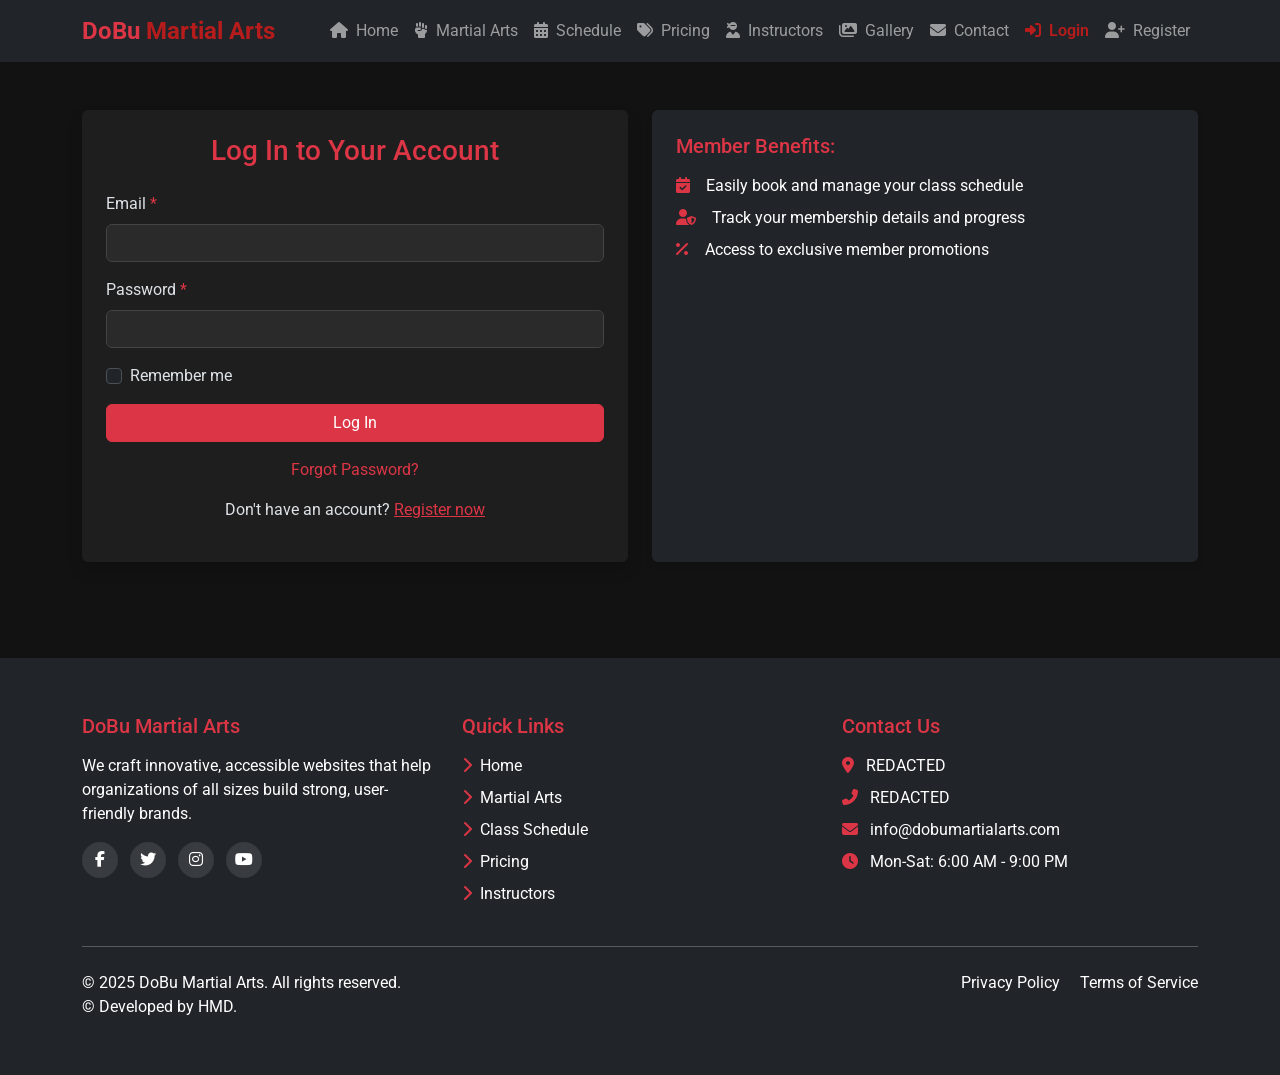
<file: login.html>
<!DOCTYPE html>
<html lang="en" data-bs-theme="dark">
<head>
    <meta charset="UTF-8">
    <meta name="viewport" content="width=device-width, initial-scale=1.0">
    <title>DoBu Martial Arts - Login</title>
    <!-- Bootstrap CSS (dark theme) -->
    <link href="https://cdn.jsdelivr.net/npm/bootstrap@5.3.0/dist/css/bootstrap.min.css" rel="stylesheet">
    <!-- Font Awesome for icons -->
    <link rel="stylesheet" href="https://cdnjs.cloudflare.com/ajax/libs/font-awesome/6.4.0/css/all.min.css">
    <!-- Google Fonts -->
    <link href="https://fonts.googleapis.com/css2?family=Roboto:wght@300;400;500;700&display=swap" rel="stylesheet">
    <!-- Custom CSS -->
    <link rel="stylesheet" href="styles.css">
</head>
<body>
    <!-- Navigation -->
    <nav class="navbar navbar-expand-lg navbar-dark bg-dark">
        <div class="container">
            <a class="navbar-brand" href="index.html">
                <span class="text-danger">DoBu</span> Martial Arts
            </a>
            <button class="navbar-toggler" type="button" data-bs-toggle="collapse" data-bs-target="#navbarNav" aria-controls="navbarNav" aria-expanded="false" aria-label="Toggle navigation">
                <span class="navbar-toggler-icon"></span>
            </button>
            <div class="collapse navbar-collapse" id="navbarNav">
                <ul class="navbar-nav ms-auto">
                    <li class="nav-item">
                        <a class="nav-link" href="index.html">
                            <i class="fas fa-home me-1"></i> Home
                        </a>
                    </li>
                    <li class="nav-item">
                        <a class="nav-link" href="martial-arts.html">
                            <i class="fas fa-fist-raised me-1"></i> Martial Arts
                        </a>
                    </li>
                    <li class="nav-item">
                        <a class="nav-link" href="schedule.html">
                            <i class="fas fa-calendar-alt me-1"></i> Schedule
                        </a>
                    </li>
                    <li class="nav-item">
                        <a class="nav-link" href="pricing.html">
                            <i class="fas fa-tags me-1"></i> Pricing
                        </a>
                    </li>
                    <li class="nav-item">
                        <a class="nav-link" href="instructors.html">
                            <i class="fas fa-user-ninja me-1"></i> Instructors
                        </a>
                    </li>
                    <li class="nav-item">
                        <a class="nav-link" href="gallery.html">
                            <i class="fas fa-images me-1"></i> Gallery
                        </a>
                    </li>
                    <li class="nav-item">
                        <a class="nav-link" href="contact.html">
                            <i class="fas fa-envelope me-1"></i> Contact
                        </a>
                    </li>
                    <li class="nav-item">
                        <a class="nav-link active" href="login.html">
                            <i class="fas fa-sign-in-alt me-1"></i> Login
                        </a>
                    </li>
                    <li class="nav-item">
                        <a class="nav-link" href="register.html">
                            <i class="fas fa-user-plus me-1"></i> Register
                        </a>
                    </li>
                </ul>
            </div>
        </div>
    </nav>

    <!-- Main Content -->
    <div class="main-content">
        <div class="container py-5">
            <div class="row justify-content-center">
                <div class="col-md-6">
                    <div class="card shadow border-0">
                        <div class="card-body p-4">
                            <h1 class="h3 text-center text-danger mb-4">Log In to Your Account</h1>
                            
                            <form id="loginForm" class="needs-validation" novalidate>
                                <div class="mb-3">
                                    <label for="email" class="form-label">Email <span class="text-danger">*</span></label>
                                    <input type="email" class="form-control" id="email" name="email" required>
                                    <div class="invalid-feedback">
                                        Please provide your email.
                                    </div>
                                </div>
                                
                                <div class="mb-3">
                                    <label for="password" class="form-label">Password <span class="text-danger">*</span></label>
                                    <input type="password" class="form-control" id="password" name="password" required>
                                    <div class="invalid-feedback">
                                        Please enter your password.
                                    </div>
                                </div>
                                
                                <div class="mb-3 form-check">
                                    <input type="checkbox" class="form-check-input" id="remember" name="remember">
                                    <label class="form-check-label" for="remember">Remember me</label>
                                </div>
                                
                                <div class="d-grid mb-3">
                                    <button type="submit" class="btn btn-danger">Log In</button>
                                </div>
                                
                                <div class="text-center mb-3">
                                    <a href="#" class="text-decoration-none text-danger">Forgot Password?</a>
                                </div>
                            </form>
                            <p class="text-center">Don't have an account? <a href="register.html" class="text-danger">Register now</a></p>
                        </div>
                    </div>
                </div>
                <div class="col-md-6">
                    <div class="card bg-dark text-white border-0 h-100">
                        <div class="card-body p-4">
                            <h2 class="h5 text-danger mb-3">Member Benefits:</h2>
                            <div class="d-flex mb-2">
                                <div class="flex-shrink-0 me-3">
                                    <i class="fas fa-calendar-check text-danger"></i>
                                </div>
                                <div>
                                    <p class="mb-0">Easily book and manage your class schedule</p>
                                </div>
                            </div>
                            <div class="d-flex mb-2">
                                <div class="flex-shrink-0 me-3">
                                    <i class="fas fa-user-shield text-danger"></i>
                                </div>
                                <div>
                                    <p class="mb-0">Track your membership details and progress</p>
                                </div>
                            </div>
                            <div class="d-flex">
                                <div class="flex-shrink-0 me-3">
                                    <i class="fas fa-percent text-danger"></i>
                                </div>
                                <div>
                                    <p class="mb-0">Access to exclusive member promotions</p>
                                </div>
                            </div>
                        </div>
                    </div>
                </div>
            </div>
        </div>
    </div>

    <!-- Footer -->
    <footer class="bg-dark text-white mt-5">
        <div class="container py-4">
            <div class="row">
                <div class="col-md-4 mb-4 mb-md-0">
                    <h5 class="text-danger mb-3">DoBu Martial Arts</h5>
                    <p>We craft innovative, accessible websites that help organizations of all sizes build strong, user-friendly brands.</p>
                    <div class="social-links mt-3">
                        <a href="#" aria-label="Facebook"><i class="fab fa-facebook-f"></i></a>
                        <a href="#" aria-label="Twitter"><i class="fab fa-twitter"></i></a>
                        <a href="#" aria-label="Instagram"><i class="fab fa-instagram"></i></a>
                        <a href="#" aria-label="YouTube"><i class="fab fa-youtube"></i></a>
                    </div>
                </div>
                <div class="col-md-4 mb-4 mb-md-0">
                    <h5 class="text-danger mb-3">Quick Links</h5>
                    <ul class="list-unstyled">
                        <li class="mb-2"><a href="index.html" class="text-decoration-none text-white"><i class="fas fa-chevron-right me-2 text-danger"></i>Home</a></li>
                        <li class="mb-2"><a href="martial-arts.html" class="text-decoration-none text-white"><i class="fas fa-chevron-right me-2 text-danger"></i>Martial Arts</a></li>
                        <li class="mb-2"><a href="schedule.html" class="text-decoration-none text-white"><i class="fas fa-chevron-right me-2 text-danger"></i>Class Schedule</a></li>
                        <li class="mb-2"><a href="pricing.html" class="text-decoration-none text-white"><i class="fas fa-chevron-right me-2 text-danger"></i>Pricing</a></li>
                        <li class="mb-2"><a href="instructors.html" class="text-decoration-none text-white"><i class="fas fa-chevron-right me-2 text-danger"></i>Instructors</a></li>
                    </ul>
                </div>
                <div class="col-md-4">
                    <h5 class="text-danger mb-3">Contact Us</h5>
                    <address>
                        <p class="mb-2"><i class="fas fa-map-marker-alt me-2 text-danger"></i> REDACTED</p>
                        <p class="mb-2"><i class="fas fa-phone-alt me-2 text-danger"></i> REDACTED</p>
                        <p class="mb-2"><i class="fas fa-envelope me-2 text-danger"></i> info@dobumartialarts.com</p>
                        <p><i class="fas fa-clock me-2 text-danger"></i> Mon-Sat: 6:00 AM - 9:00 PM</p>
                    </address>
                </div>
            </div>
            <hr class="mt-4 mb-4 bg-secondary">
            <div class="row">
                <div class="col-md-6 text-center text-md-start">
                    <p class="mb-0">&copy; 2025 DoBu Martial Arts. All rights reserved.</p>
                    <p class="mb-0">&copy; Developed by HMD.</p>
                </div>
                <div class="col-md-6 text-center text-md-end">
                    <p class="mb-0">
                        <a href="#" class="text-white text-decoration-none me-3">Privacy Policy</a>
                        <a href="#" class="text-white text-decoration-none">Terms of Service</a>
                    </p>
                </div>
            </div>
        </div>
    </footer>

    <!-- Bootstrap JavaScript Bundle with Popper -->
    <script src="https://cdn.jsdelivr.net/npm/bootstrap@5.3.0/dist/js/bootstrap.bundle.min.js"></script>
    <!-- Custom JavaScript -->
    <script src="script.js"></script>
</body>
</html>
</file>
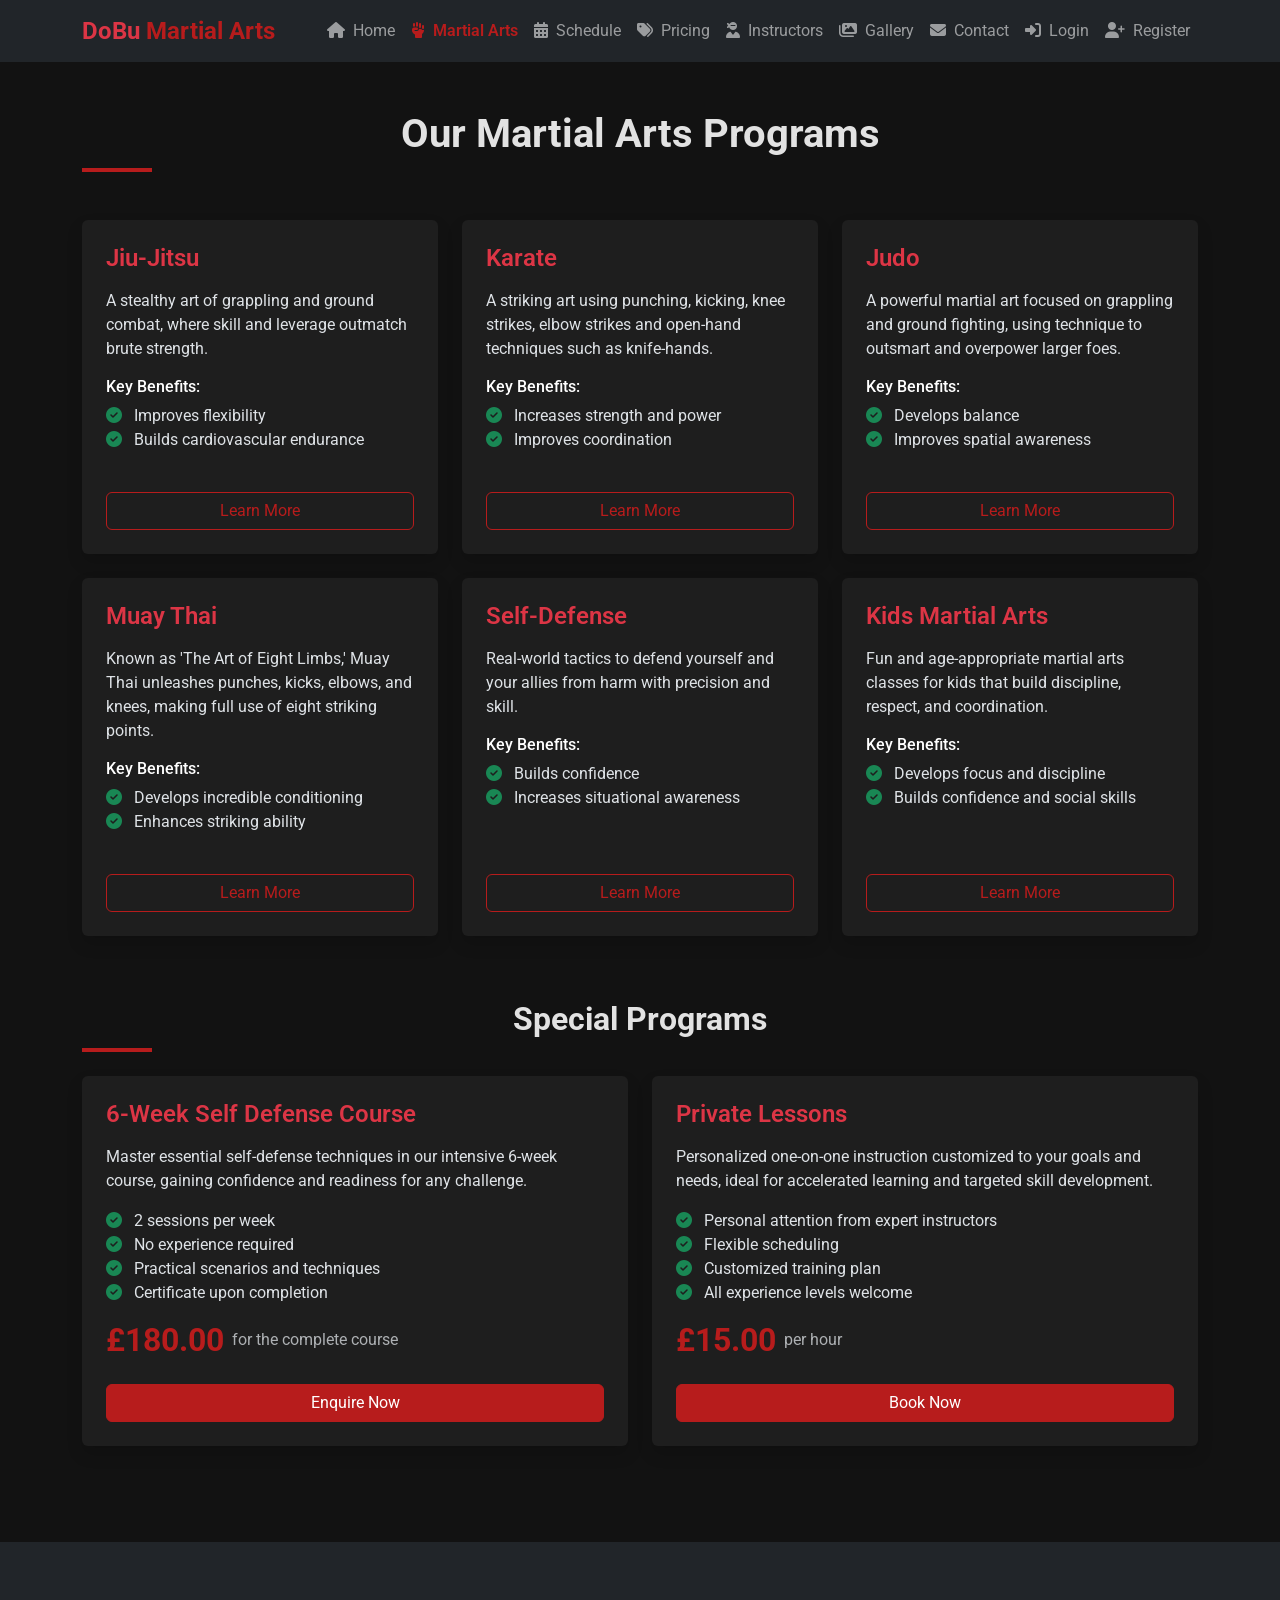
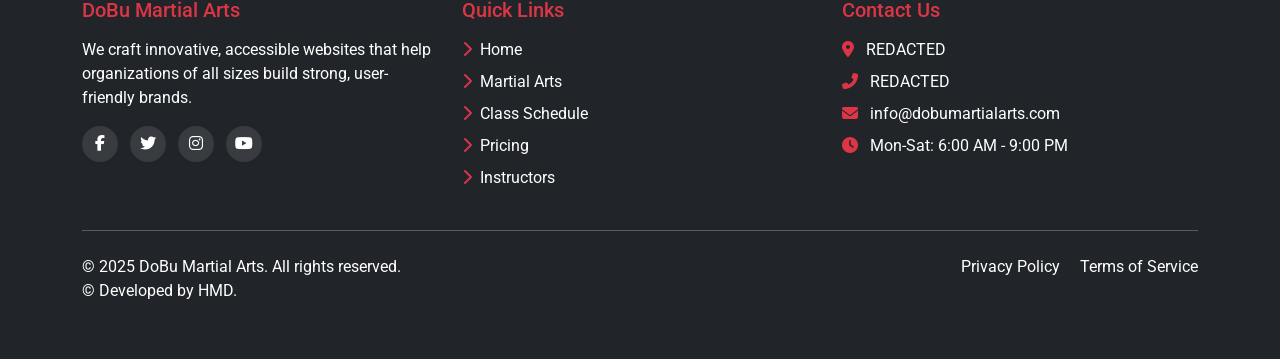
<file: martial-arts.html>
<!DOCTYPE html>
<html lang="en" data-bs-theme="dark">
<head>
    <meta charset="UTF-8">
    <meta name="viewport" content="width=device-width, initial-scale=1.0">
    <title>DoBu Martial Arts - Martial Arts Programs</title>
    <!-- Bootstrap CSS (dark theme) -->
    <link href="https://cdn.jsdelivr.net/npm/bootstrap@5.3.0/dist/css/bootstrap.min.css" rel="stylesheet">
    <!-- Font Awesome for icons -->
    <link rel="stylesheet" href="https://cdnjs.cloudflare.com/ajax/libs/font-awesome/6.4.0/css/all.min.css">
    <!-- Google Fonts -->
    <link href="https://fonts.googleapis.com/css2?family=Roboto:wght@300;400;500;700&display=swap" rel="stylesheet">
    <!-- Custom CSS -->
    <link rel="stylesheet" href="styles.css">
</head>
<body>
    <!-- Navigation -->
    <nav class="navbar navbar-expand-lg navbar-dark bg-dark">
    <div class="container">
        <a class="navbar-brand" href="index.html">
            <span class="text-danger">DoBu</span> Martial Arts
        </a>
        <button class="navbar-toggler" type="button" data-bs-toggle="collapse" data-bs-target="#navbarNav" aria-controls="navbarNav" aria-expanded="false" aria-label="Toggle navigation">
            <span class="navbar-toggler-icon"></span>
        </button>
        <div class="collapse navbar-collapse" id="navbarNav">
            <ul class="navbar-nav ms-auto" id="navItems">
                <li class="nav-item">
                    <a class="nav-link" href="index.html">
                        <i class="fas fa-home me-1"></i> Home
                    </a>
                </li>
                <li class="nav-item">
                    <a class="nav-link" href="martial-arts.html">
                        <i class="fas fa-fist-raised me-1"></i> Martial Arts
                    </a>
                </li>
                <li class="nav-item">
                    <a class="nav-link" href="schedule.html">
                        <i class="fas fa-calendar-alt me-1"></i> Schedule
                    </a>
                </li>
                <li class="nav-item">
                    <a class="nav-link" href="pricing.html">
                        <i class="fas fa-tags me-1"></i> Pricing
                    </a>
                </li>
                <li class="nav-item">
                    <a class="nav-link" href="instructors.html">
                        <i class="fas fa-user-ninja me-1"></i> Instructors
                    </a>
                </li>
                <li class="nav-item">
                    <a class="nav-link" href="gallery.html">
                        <i class="fas fa-images me-1"></i> Gallery
                    </a>
                </li>
                <li class="nav-item">
                    <a class="nav-link" href="contact.html">
                        <i class="fas fa-envelope me-1"></i> Contact
                    </a>
                </li>
                <!-- Login/Register or User Dropdown will be dynamically added -->
            </ul>
        </div>
    </div>
</nav>

    <!-- Main Content -->
    <div class="main-content">
        <div class="container py-5">
            <h1 class="section-heading text-center mb-5">Our Martial Arts Programs</h1>

            <!-- Overview of all martial arts -->
            <div class="row g-4">
                <!-- Jiu-Jitsu -->
                <div class="col-md-6 col-lg-4" id="jiu-jitsu">
                    <div class="card h-100 shadow">
                        <div class="card-body p-4">
                            <h2 class="card-title h4 text-danger mb-3">Jiu-Jitsu</h2>
                            <p class="card-text">A stealthy art of grappling and ground combat, where skill and leverage outmatch brute strength.</p>
                            <div class="mt-3">
                                <h5 class="h6 mb-2">Key Benefits:</h5>
                                <ul class="list-unstyled">
                                    <li><i class="fas fa-check-circle text-success me-2"></i> Improves flexibility</li>
                                    <li><i class="fas fa-check-circle text-success me-2"></i> Builds cardiovascular endurance</li>
                                </ul>
                            </div>
                        </div>
                        <div class="card-footer bg-transparent border-0 p-4 pt-0">
                            <button type="button" class="btn btn-outline-primary w-100" data-bs-toggle="modal" data-bs-target="#jiuJitsuModal">Learn More</button>
                        </div>
                    </div>
                </div>

                <!-- Karate -->
                <div class="col-md-6 col-lg-4" id="karate">
                    <div class="card h-100 shadow">
                        <div class="card-body p-4">
                            <h2 class="card-title h4 text-danger mb-3">Karate</h2>
                            <p class="card-text">A striking art using punching, kicking, knee strikes, elbow strikes and open-hand techniques such as knife-hands.</p>
                            <div class="mt-3">
                                <h5 class="h6 mb-2">Key Benefits:</h5>
                                <ul class="list-unstyled">
                                    <li><i class="fas fa-check-circle text-success me-2"></i> Increases strength and power</li>
                                    <li><i class="fas fa-check-circle text-success me-2"></i> Improves coordination</li>
                                </ul>
                            </div>
                        </div>
                        <div class="card-footer bg-transparent border-0 p-4 pt-0">
                            <button type="button" class="btn btn-outline-primary w-100" data-bs-toggle="modal" data-bs-target="#karateModal">Learn More</button>
                        </div>
                    </div>
                </div>

                <!-- Judo -->
                <div class="col-md-6 col-lg-4" id="judo">
                    <div class="card h-100 shadow">
                        <div class="card-body p-4">
                            <h2 class="card-title h4 text-danger mb-3">Judo</h2>
                            <p class="card-text">A powerful martial art focused on grappling and ground fighting, using technique to outsmart and overpower larger foes.</p>
                            <div class="mt-3">
                                <h5 class="h6 mb-2">Key Benefits:</h5>
                                <ul class="list-unstyled">
                                    <li><i class="fas fa-check-circle text-success me-2"></i> Develops balance</li>
                                    <li><i class="fas fa-check-circle text-success me-2"></i> Improves spatial awareness</li>
                                </ul>
                            </div>
                        </div>
                        <div class="card-footer bg-transparent border-0 p-4 pt-0">
                            <button type="button" class="btn btn-outline-primary w-100" data-bs-toggle="modal" data-bs-target="#judoModal">Learn More</button>
                        </div>
                    </div>
                </div>

                <!-- Muay Thai -->
                <div class="col-md-6 col-lg-4" id="muay-thai">
                    <div class="card h-100 shadow">
                        <div class="card-body p-4">
                            <h2 class="card-title h4 text-danger mb-3">Muay Thai</h2>
                            <p class="card-text">Known as 'The Art of Eight Limbs,' Muay Thai unleashes punches, kicks, elbows, and knees, making full use of eight striking points.</p>
                            <div class="mt-3">
                                <h5 class="h6 mb-2">Key Benefits:</h5>
                                <ul class="list-unstyled">
                                    <li><i class="fas fa-check-circle text-success me-2"></i> Develops incredible conditioning</li>
                                    <li><i class="fas fa-check-circle text-success me-2"></i> Enhances striking ability</li>
                                </ul>
                            </div>
                        </div>
                        <div class="card-footer bg-transparent border-0 p-4 pt-0">
                            <button type="button" class="btn btn-outline-primary w-100" data-bs-toggle="modal" data-bs-target="#muayThaiModal">Learn More</button>
                        </div>
                    </div>
                </div>

                <!-- Self-Defense -->
                <div class="col-md-6 col-lg-4" id="self-defense">
                    <div class="card h-100 shadow">
                        <div class="card-body p-4">
                            <h2 class="card-title h4 text-danger mb-3">Self-Defense</h2>
                            <p class="card-text">Real-world tactics to defend yourself and your allies from harm with precision and skill.</p>
                            <div class="mt-3">
                                <h5 class="h6 mb-2">Key Benefits:</h5>
                                <ul class="list-unstyled">
                                    <li><i class="fas fa-check-circle text-success me-2"></i> Builds confidence</li>
                                    <li><i class="fas fa-check-circle text-success me-2"></i> Increases situational awareness</li>
                                </ul>
                            </div>
                        </div>
                        <div class="card-footer bg-transparent border-0 p-4 pt-0">
                            <button type="button" class="btn btn-outline-primary w-100" data-bs-toggle="modal" data-bs-target="#selfDefenseModal">Learn More</button>
                        </div>
                    </div>
                </div>

                <!-- Kids Martial Arts -->
                <div class="col-md-6 col-lg-4" id="kids-martial-arts">
                    <div class="card h-100 shadow">
                        <div class="card-body p-4">
                            <h2 class="card-title h4 text-danger mb-3">Kids Martial Arts</h2>
                            <p class="card-text">Fun and age-appropriate martial arts classes for kids that build discipline, respect, and coordination.</p>
                            <div class="mt-3">
                                <h5 class="h6 mb-2">Key Benefits:</h5>
                                <ul class="list-unstyled">
                                    <li><i class="fas fa-check-circle text-success me-2"></i> Develops focus and discipline</li>
                                    <li><i class="fas fa-check-circle text-success me-2"></i> Builds confidence and social skills</li>
                                </ul>
                            </div>
                        </div>
                        <div class="card-footer bg-transparent border-0 p-4 pt-0">
                            <button type="button" class="btn btn-outline-primary w-100" data-bs-toggle="modal" data-bs-target="#kidsModal">Learn More</button>
                        </div>
                    </div>
                </div>
            </div>
            
            <!-- Special Programs Section -->
            <div class="mt-5 pt-3">
                <h2 class="section-heading text-center mb-4">Special Programs</h2>
                <div class="row g-4">
                    <div class="col-md-6">
                        <div class="card h-100 shadow">
                            <div class="card-body p-4">
                                <h3 class="card-title h4 text-danger mb-3">6-Week Self Defense Course</h3>
                                <p class="card-text">Master essential self-defense techniques in our intensive 6-week course, gaining confidence and readiness for any challenge.</p>
                                <ul class="list-unstyled mt-3">
                                    <li><i class="fas fa-circle-check text-success me-2"></i> 2 sessions per week</li>
                                    <li><i class="fas fa-circle-check text-success me-2"></i> No experience required</li>
                                    <li><i class="fas fa-circle-check text-success me-2"></i> Practical scenarios and techniques</li>
                                    <li><i class="fas fa-circle-check text-success me-2"></i> Certificate upon completion</li>
                                </ul>
                                <div class="d-flex align-items-center mt-3">
                                    <span class="price h4 mb-0">£180.00</span>
                                    <span class="text-muted ms-2">for the complete course</span>
                                </div>
                            </div>
                            <div class="card-footer bg-transparent border-0 p-4 pt-0">
                                <a href="contact.html" class="btn btn-primary w-100">Enquire Now</a>
                            </div>
                        </div>
                    </div>
                    <div class="col-md-6">
                        <div class="card h-100 shadow">
                            <div class="card-body p-4">
                                <h3 class="card-title h4 text-danger mb-3">Private Lessons</h3>
                                <p class="card-text">Personalized one-on-one instruction customized to your goals and needs, ideal for accelerated learning and targeted skill development.</p>
                                <ul class="list-unstyled mt-3">
                                    <li><i class="fas fa-circle-check text-success me-2"></i> Personal attention from expert instructors</li>
                                    <li><i class="fas fa-circle-check text-success me-2"></i> Flexible scheduling</li>
                                    <li><i class="fas fa-circle-check text-success me-2"></i> Customized training plan</li>
                                    <li><i class="fas fa-circle-check text-success me-2"></i> All experience levels welcome</li>
                                </ul>
                                <div class="d-flex align-items-center mt-3">
                                    <span class="price h4 mb-0">£15.00</span>
                                    <span class="text-muted ms-2">per hour</span>
                                </div>
                            </div>
                            <div class="card-footer bg-transparent border-0 p-4 pt-0">
                                <a href="contact.html" class="btn btn-primary w-100">Book Now</a>
                            </div>
                        </div>
                    </div>
                </div>
            </div>
        </div>
    </div>

    <!-- Martial Arts Modals -->
    <!-- Jiu-Jitsu Modal -->
    <div class="modal fade" id="jiuJitsuModal" tabindex="-1" aria-labelledby="jiuJitsuModalLabel" aria-hidden="true">
        <div class="modal-dialog modal-lg">
            <div class="modal-content">
                <div class="modal-header bg-danger text-white">
                    <h5 class="modal-title" id="jiuJitsuModalLabel">Jiu-Jitsu</h5>
                    <button type="button" class="btn-close btn-close-white" data-bs-dismiss="modal" aria-label="Close"></button>
                </div>
                <div class="modal-body">
                    <div class="ratio ratio-16x9 mb-4">
                        <iframe width="560" height="315" src="https://www.youtube.com/embed/WEcwFqQjx5w?si=d8J3oIThthPszcs5&amp;start=76" title="YouTube video player" frameborder="0" allow="accelerometer; autoplay; clipboard-write; encrypted-media; gyroscope; picture-in-picture; web-share" referrerpolicy="strict-origin-when-cross-origin" allowfullscreen></iframe>
                    </div>
                    <p class="lead">Jiu-Jitsu focuses on grappling and ground fighting, using smart techniques to take down bigger opponents.</p>
                    
                    <h6 class="mt-4 mb-3">Benefits:</h6>
                    <ul class="list-group list-group-flush mb-4">
                        <li class="list-group-item bg-transparent"><i class="fas fa-check-circle text-success me-2"></i> Improves flexibility</li>
                        <li class="list-group-item bg-transparent"><i class="fas fa-check-circle text-success me-2"></i> Builds cardiovascular endurance</li>
                        <li class="list-group-item bg-transparent"><i class="fas fa-check-circle text-success me-2"></i> Develops self-defense skills</li>
                        <li class="list-group-item bg-transparent"><i class="fas fa-check-circle text-success me-2"></i> Enhances problem-solving abilities</li>
                    </ul>
                    
                    <h6 class="mt-4 mb-3">Class Schedule:</h6>
                    <table class="table">
                        <thead>
                            <tr>
                                <th>Day</th>
                                <th>Time</th>
                                <th>Level</th>
                            </tr>
                        </thead>
                        <tbody>
                            <tr>
                                <td>Monday</td>
                                <td>6:00 - 7:30 AM</td>
                                <td>All Levels</td>
                            </tr>
                            <tr>
                                <td>Monday</td>
                                <td>7:00 - 9:00 PM</td>
                                <td>All Levels</td>
                            </tr>
                            <tr>
                                <td>Thursday</td>
                                <td>6:00 - 7:30 AM</td>
                                <td>All Levels</td>
                            </tr>
                            <tr>
                                <td>Thursday</td>
                                <td>5:30 - 7:00 PM</td>
                                <td>All Levels</td>
                            </tr>
                            <tr>
                                <td>Saturday</td>
                                <td>6:00 - 7:30 AM</td>
                                <td>All Levels</td>
                            </tr>
                            <tr>
                                <td>Sunday</td>
                                <td>3:00 - 5:00 PM</td>
                                <td>All Levels</td>
                            </tr>
                        </tbody>
                    </table>
                </div>
                <div class="modal-footer">
                    <button type="button" class="btn btn-secondary" data-bs-dismiss="modal">Close</button>
                    <a href="schedule.html" class="btn btn-primary">View Full Schedule</a>
                </div>
            </div>
        </div>
    </div>

    <!-- Karate Modal -->
    <div class="modal fade" id="karateModal" tabindex="-1" aria-labelledby="karateModalLabel" aria-hidden="true">
        <div class="modal-dialog modal-lg">
            <div class="modal-content">
                <div class="modal-header bg-danger text-white">
                    <h5 class="modal-title" id="karateModalLabel">Karate</h5>
                    <button type="button" class="btn-close btn-close-white" data-bs-dismiss="modal" aria-label="Close"></button>
                </div>
                <div class="modal-body">
                    <div class="ratio ratio-16x9 mb-4">
                        <iframe width="560" height="315" src="https://www.youtube.com/embed/DnDyvn4dzh0?si=RUxA9Vh7gl9Pakg9" title="YouTube video player" frameborder="0" allow="accelerometer; autoplay; clipboard-write; encrypted-media; gyroscope; picture-in-picture; web-share" referrerpolicy="strict-origin-when-cross-origin" allowfullscreen></iframe>
                    </div>
                    <p class="lead">Karate is a precise striking art utilizing punches, kicks, knees, elbows, and deadly open-hand techniques like knife-hands.</p>
                    
                    <h6 class="mt-4 mb-3">Benefits:</h6>
                    <ul class="list-group list-group-flush mb-4">
                        <li class="list-group-item bg-transparent"><i class="fas fa-check-circle text-success me-2"></i> Increases strength and power</li>
                        <li class="list-group-item bg-transparent"><i class="fas fa-check-circle text-success me-2"></i> Improves coordination</li>
                        <li class="list-group-item bg-transparent"><i class="fas fa-check-circle text-success me-2"></i> Builds discipline</li>
                        <li class="list-group-item bg-transparent"><i class="fas fa-check-circle text-success me-2"></i> Enhances focus</li>
                    </ul>
                    
                    <h6 class="mt-4 mb-3">Class Schedule:</h6>
                    <table class="table">
                        <thead>
                            <tr>
                                <th>Day</th>
                                <th>Time</th>
                                <th>Level</th>
                            </tr>
                        </thead>
                        <tbody>
                            <tr>
                                <td>Tuesday</td>
                                <td>6:00 - 7:30 AM</td>
                                <td>All Levels</td>
                            </tr>
                            <tr>
                                <td>Tuesday</td>
                                <td>5:30 - 7:00 PM</td>
                                <td>All Levels</td>
                            </tr>
                            <tr>
                                <td>Friday</td>
                                <td>6:00 - 7:30 PM</td>
                                <td>All Levels</td>
                            </tr>
                            <tr>
                                <td>Saturday</td>
                                <td>10:00 - 11:30 AM</td>
                                <td>All Levels</td>
                            </tr>
                        </tbody>
                    </table>
                </div>
                <div class="modal-footer">
                    <button type="button" class="btn btn-secondary" data-bs-dismiss="modal">Close</button>
                    <a href="schedule.html" class="btn btn-primary">View Full Schedule</a>
                </div>
            </div>
        </div>
    </div>

    <!-- Judo Modal -->
    <div class="modal fade" id="judoModal" tabindex="-1" aria-labelledby="judoModalLabel" aria-hidden="true">
        <div class="modal-dialog modal-lg">
            <div class="modal-content">
                <div class="modal-header bg-danger text-white">
                    <h5 class="modal-title" id="judoModalLabel">Judo</h5>
                    <button type="button" class="btn-close btn-close-white" data-bs-dismiss="modal" aria-label="Close"></button>
                </div>
                <div class="modal-body">
                    <div class="ratio ratio-16x9 mb-4">
                        <iframe width="560" height="315" src="https://www.youtube.com/embed/iZoYuQBK3Mo?si=F4fEUed8G2U9xWyO&amp;start=48" title="YouTube video player" frameborder="0" allow="accelerometer; autoplay; clipboard-write; encrypted-media; gyroscope; picture-in-picture; web-share" referrerpolicy="strict-origin-when-cross-origin" allowfullscreen></iframe>
                    </div>
                    <p class="lead">Judo is a tactical modern art, where victory comes by throwing or grounding your opponent with skill.</p>
                    
                    <h6 class="mt-4 mb-3">Benefits:</h6>
                    <ul class="list-group list-group-flush mb-4">
                        <li class="list-group-item bg-transparent"><i class="fas fa-check-circle text-success me-2"></i> Develops balance</li>
                        <li class="list-group-item bg-transparent"><i class="fas fa-check-circle text-success me-2"></i> Improves spatial awareness</li>
                        <li class="list-group-item bg-transparent"><i class="fas fa-check-circle text-success me-2"></i> Builds core strength</li>
                        <li class="list-group-item bg-transparent"><i class="fas fa-check-circle text-success me-2"></i> Teaches falling safely</li>
                    </ul>
                    
                    <h6 class="mt-4 mb-3">Class Schedule:</h6>
                    <table class="table">
                        <thead>
                            <tr>
                                <th>Day</th>
                                <th>Time</th>
                                <th>Level</th>
                            </tr>
                        </thead>
                        <tbody>
                            <tr>
                                <td>Wednesday</td>
                                <td>6:00 - 7:30 AM</td>
                                <td>All Levels</td>
                            </tr>
                            <tr>
                                <td>Wednesday</td>
                                <td>5:30 - 7:00 PM</td>
                                <td>All Levels</td>
                            </tr>
                            <tr>
                                <td>Saturday</td>
                                <td>8:00 - 10:00 AM</td>
                                <td>All Levels</td>
                            </tr>
                            <tr>
                                <td>Sunday</td>
                                <td>1:00 - 2:30 PM</td>
                                <td>All Levels</td>
                            </tr>
                        </tbody>
                    </table>
                </div>
                <div class="modal-footer">
                    <button type="button" class="btn btn-secondary" data-bs-dismiss="modal">Close</button>
                    <a href="schedule.html" class="btn btn-primary">View Full Schedule</a>
                </div>
            </div>
        </div>
    </div>

    <!-- Muay Thai Modal -->
    <div class="modal fade" id="muayThaiModal" tabindex="-1" aria-labelledby="muayThaiModalLabel" aria-hidden="true">
        <div class="modal-dialog modal-lg">
            <div class="modal-content">
                <div class="modal-header bg-danger text-white">
                    <h5 class="modal-title" id="muayThaiModalLabel">Muay Thai</h5>
                    <button type="button" class="btn-close btn-close-white" data-bs-dismiss="modal" aria-label="Close"></button>
                </div>
                <div class="modal-body">
                    <div class="ratio ratio-16x9 mb-4">
                        <iframe width="560" height="315" src="https://www.youtube.com/embed/h5RAHX62riE?si=r-EQ3422fyChkJj6&amp;start=62" title="YouTube video player" frameborder="0" allow="accelerometer; autoplay; clipboard-write; encrypted-media; gyroscope; picture-in-picture; web-share" referrerpolicy="strict-origin-when-cross-origin" allowfullscreen></iframe>
                    </div>
                    <p class="lead">Muay Thai, ‘The Art of Eight Limbs,’ unleashes punches, kicks, elbows, and knees, maximizing eight striking points.</p>
                    
                    <h6 class="mt-4 mb-3">Benefits:</h6>
                    <ul class="list-group list-group-flush mb-4">
                        <li class="list-group-item bg-transparent"><i class="fas fa-check-circle text-success me-2"></i> Develops incredible conditioning</li>
                        <li class="list-group-item bg-transparent"><i class="fas fa-check-circle text-success me-2"></i> Enhances striking ability</li>
                        <li class="list-group-item bg-transparent"><i class="fas fa-check-circle text-success me-2"></i> Improves endurance</li>
                        <li class="list-group-item bg-transparent"><i class="fas fa-check-circle text-success me-2"></i> Builds mental toughness</li>
                    </ul>
                    
                    <h6 class="mt-4 mb-3">Class Schedule:</h6>
                    <table class="table">
                        <thead>
                            <tr>
                                <th>Day</th>
                                <th>Time</th>
                                <th>Level</th>
                            </tr>
                        </thead>
                        <tbody>
                            <tr>
                                <td>Monday</td>
                                <td>6:00 - 7:30 PM</td>
                                <td>All Levels</td>
                            </tr>
                            <tr>
                                <td>Wednesday</td>
                                <td>6:00 - 7:30 PM</td>
                                <td>All Levels</td>
                            </tr>
                            <tr>
                                <td>Friday</td>
                                <td>5:30 - 7:00 PM</td>
                                <td>All Levels</td>
                            </tr>
                            <tr>
                                <td>Sunday</td>
                                <td>10:00 - 11:30 AM</td>
                                <td>All Levels</td>
                            </tr>
                        </tbody>
                    </table>
                </div>
                <div class="modal-footer">
                    <button type="button" class="btn btn-secondary" data-bs-dismiss="modal">Close</button>
                    <a href="schedule.html" class="btn btn-primary">View Full Schedule</a>
                </div>
            </div>
        </div>
    </div>

    <!-- Self-Defense Modal -->
    <div class="modal fade" id="selfDefenseModal" tabindex="-1" aria-labelledby="selfDefenseModalLabel" aria-hidden="true">
        <div class="modal-dialog modal-lg">
            <div class="modal-content">
                <div class="modal-header bg-danger text-white">
                    <h5 class="modal-title" id="selfDefenseModalLabel">Self-Defense</h5>
                    <button type="button" class="btn-close btn-close-white" data-bs-dismiss="modal" aria-label="Close"></button>
                </div>
                <div class="modal-body">
                    <div class="ratio ratio-16x9 mb-4">
                        <iframe width="560" height="315" src="https://www.youtube.com/embed/HG0AsTOxI5g?si=ETv4-1NoIPQtK9Yn&amp;start=25" title="YouTube video player" frameborder="0" allow="accelerometer; autoplay; clipboard-write; encrypted-media; gyroscope; picture-in-picture; web-share" referrerpolicy="strict-origin-when-cross-origin" allowfullscreen></iframe>
                    </div>
                    <p class="lead">Real-world tactics to defend yourself and your allies from harm with skill and precision.</p>
                    
                    <h6 class="mt-4 mb-3">Benefits:</h6>
                    <ul class="list-group list-group-flush mb-4">
                        <li class="list-group-item bg-transparent"><i class="fas fa-check-circle text-success me-2"></i> Builds confidence</li>
                        <li class="list-group-item bg-transparent"><i class="fas fa-check-circle text-success me-2"></i> Increases situational awareness</li>
                        <li class="list-group-item bg-transparent"><i class="fas fa-check-circle text-success me-2"></i> Teaches practical defense skills</li>
                        <li class="list-group-item bg-transparent"><i class="fas fa-check-circle text-success me-2"></i> Enhances mental resilience</li>
                    </ul>
                    
                    <h6 class="mt-4 mb-3">Class Schedule:</h6>
                    <table class="table">
                        <thead>
                            <tr>
                                <th>Day</th>
                                <th>Time</th>
                                <th>Level</th>
                            </tr>
                        </thead>
                        <tbody>
                            <tr>
                                <td>Tuesday</td>
                                <td>6:00 - 7:30 PM</td>
                                <td>All Levels</td>
                            </tr>
                            <tr>
                                <td>Thursday</td>
                                <td>6:00 - 7:30 PM</td>
                                <td>All Levels</td>
                            </tr>
                            <tr>
                                <td>Saturday</td>
                                <td>11:00 AM - 12:30 PM</td>
                                <td>All Levels</td>
                            </tr>
                        </tbody>
                    </table>
                </div>
                <div class="modal-footer">
                    <button type="button" class="btn btn-secondary" data-bs-dismiss="modal">Close</button>
                    <a href="schedule.html" class="btn btn-primary">View Full Schedule</a>
                </div>
            </div>
        </div>
    </div>

    <!-- Kids Martial Arts Modal -->
    <div class="modal fade" id="kidsModal" tabindex="-1" aria-labelledby="kidsModalLabel" aria-hidden="true">
        <div class="modal-dialog modal-lg">
            <div class="modal-content">
                <div class="modal-header bg-danger text-white">
                    <h5 class="modal-title" id="kidsModalLabel">Kids Martial Arts</h5>
                    <button type="button" class="btn-close btn-close-white" data-bs-dismiss="modal" aria-label="Close"></button>
                </div>
                <div class="modal-body">
                    <div class="ratio ratio-16x9 mb-4">
                        <iframe width="560" height="315" src="https://www.youtube.com/embed/YVhCxKL9wfU?si=s2GNQe_kL5WH4oX7&amp;start=105" title="YouTube video player" frameborder="0" allow="accelerometer; autoplay; clipboard-write; encrypted-media; gyroscope; picture-in-picture; web-share" referrerpolicy="strict-origin-when-cross-origin" allowfullscreen></iframe>
                    </div>
                    <p class="lead">Dynamic martial arts sessions for kids focusing on discipline, respect, coordination, and fun.</p>
                    
                    <h6 class="mt-4 mb-3">Benefits:</h6>
                    <ul class="list-group list-group-flush mb-4">
                        <li class="list-group-item bg-transparent"><i class="fas fa-check-circle text-success me-2"></i> Develops focus and discipline</li>
                        <li class="list-group-item bg-transparent"><i class="fas fa-check-circle text-success me-2"></i> Builds confidence and social skills</li>
                        <li class="list-group-item bg-transparent"><i class="fas fa-check-circle text-success me-2"></i> Improves coordination</li>
                        <li class="list-group-item bg-transparent"><i class="fas fa-check-circle text-success me-2"></i> Encourages teamwork</li>
                    </ul>
                    
                    <h6 class="mt-4 mb-3">Class Schedule:</h6>
                    <table class="table">
                        <thead>
                            <tr>
                                <th>Day</th>
                                <th>Time</th>
                                <th>Level</th>
                            </tr>
                        </thead>
                        <tbody>
                            <tr>
                                <td>Monday</td>
                                <td>4:00 - 5:00 PM</td>
                                <td>5-10 Years</td>
                            </tr>
                            <tr>
                                <td>Wednesday</td>
                                <td>4:00 - 5:00 PM</td>
                                <td>5-10 Years</td>
                            </tr>
                            <tr>
                                <td>Saturday</td>
                                <td>9:00 - 10:00 AM</td>
                                <td>5-10 Years</td>
                            </tr>
                        </tbody>
                    </table>
                </div>
                <div class="modal-footer">
                    <button type="button" class="btn btn-secondary" data-bs-dismiss="modal">Close</button>
                    <a href="schedule.html" class="btn btn-primary">View Full Schedule</a>
                </div>
            </div>
        </div>
    </div>

    <!-- Footer -->
    <footer class="bg-dark text-white mt-5">
        <div class="container py-4">
            <div class="row">
                <div class="col-md-4 mb-4 mb-md-0">
                    <h5 class="text-danger mb-3">DoBu Martial Arts</h5>
                    <p>We craft innovative, accessible websites that help organizations of all sizes build strong, user-friendly brands.</p>
                    <div class="social-links mt-3">
                        <a href="#" aria-label="Facebook"><i class="fab fa-facebook-f"></i></a>
                        <a href="#" aria-label="Twitter"><i class="fab fa-twitter"></i></a>
                        <a href="#" aria-label="Instagram"><i class="fab fa-instagram"></i></a>
                        <a href="#" aria-label="YouTube"><i class="fab fa-youtube"></i></a>
                    </div>
                </div>
                <div class="col-md-4 mb-4 mb-md-0">
                    <h5 class="text-danger mb-3">Quick Links</h5>
                    <ul class="list-unstyled">
                        <li class="mb-2"><a href="index.html" class="text-decoration-none text-white"><i class="fas fa-chevron-right me-2 text-danger"></i>Home</a></li>
                        <li class="mb-2"><a href="martial-arts.html" class="text-decoration-none text-white"><i class="fas fa-chevron-right me-2 text-danger"></i>Martial Arts</a></li>
                        <li class="mb-2"><a href="schedule.html" class="text-decoration-none text-white"><i class="fas fa-chevron-right me-2 text-danger"></i>Class Schedule</a></li>
                        <li class="mb-2"><a href="pricing.html" class="text-decoration-none text-white"><i class="fas fa-chevron-right me-2 text-danger"></i>Pricing</a></li>
                        <li class="mb-2"><a href="instructors.html" class="text-decoration-none text-white"><i class="fas fa-chevron-right me-2 text-danger"></i>Instructors</a></li>
                    </ul>
                </div>
                <div class="col-md-4">
                    <h5 class="text-danger mb-3">Contact Us</h5>
                    <address>
                        <p class="mb-2"><i class="fas fa-map-marker-alt me-2 text-danger"></i> REDACTED </p>
                        <p class="mb-2"><i class="fas fa-phone-alt me-2 text-danger"></i> REDACTED </p>
                        <p class="mb-2"><i class="fas fa-envelope me-2 text-danger"></i> info@dobumartialarts.com</p>
                        <p><i class="fas fa-clock me-2 text-danger"></i> Mon-Sat: 6:00 AM - 9:00 PM</p>
                    </address>
                </div>
            </div>
            <hr class="mt-4 mb-4 bg-secondary">
            <div class="row">
                <div class="col-md-6 text-center text-md-start">
                    <p class="mb-0">&copy; 2025 DoBu Martial Arts. All rights reserved.</p>
                    <p class="mb-0">&copy; Developed by HMD.</p>
                </div>
                <div class="col-md-6 text-center text-md-end">
                    <p class="mb-0">
                        <a href="#" class="text-white text-decoration-none me-3">Privacy Policy</a>
                        <a href="#" class="text-white text-decoration-none">Terms of Service</a>
                    </p>
                </div>
            </div>
        </div>
    </footer>

    <!-- Bootstrap JavaScript Bundle with Popper -->
    <script src="https://cdn.jsdelivr.net/npm/bootstrap@5.3.0/dist/js/bootstrap.bundle.min.js"></script>
    <!-- Custom JavaScript -->
    <script src="script.js"></script>
</body>
</html>
</file>
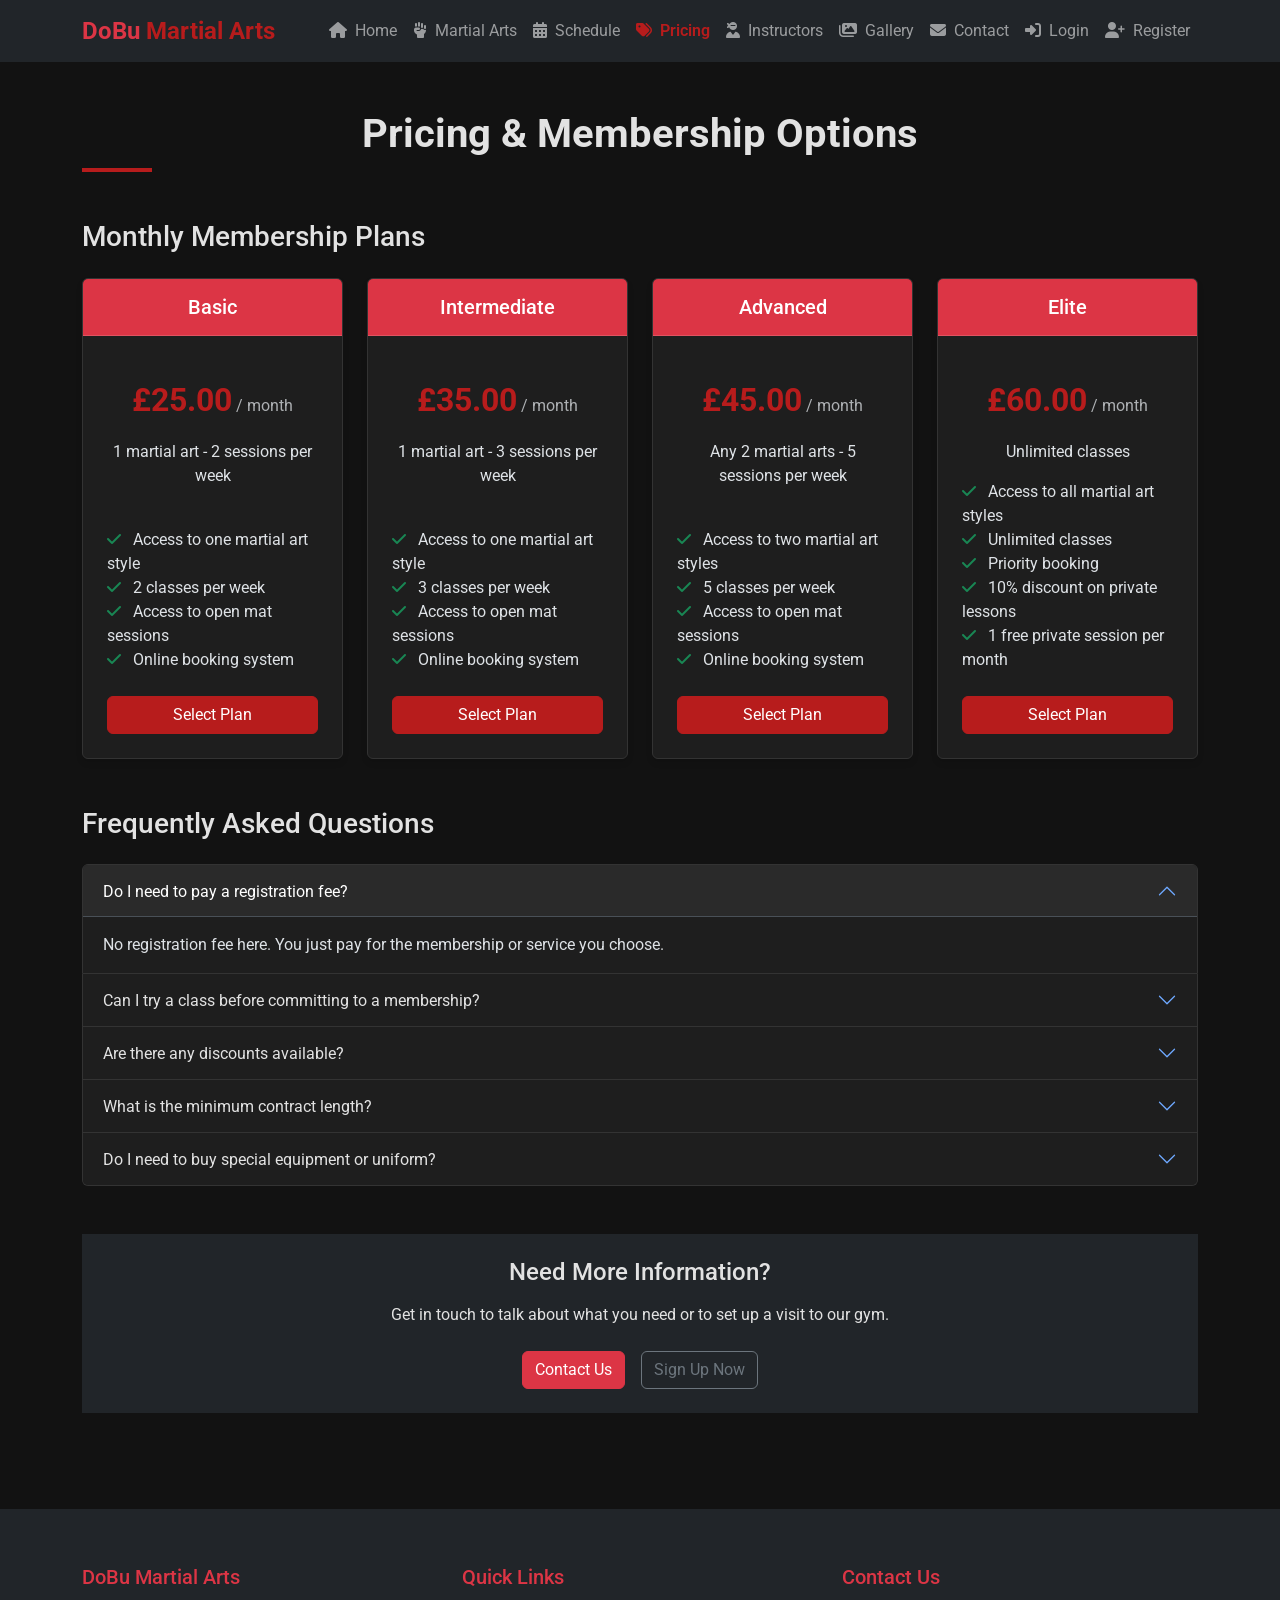
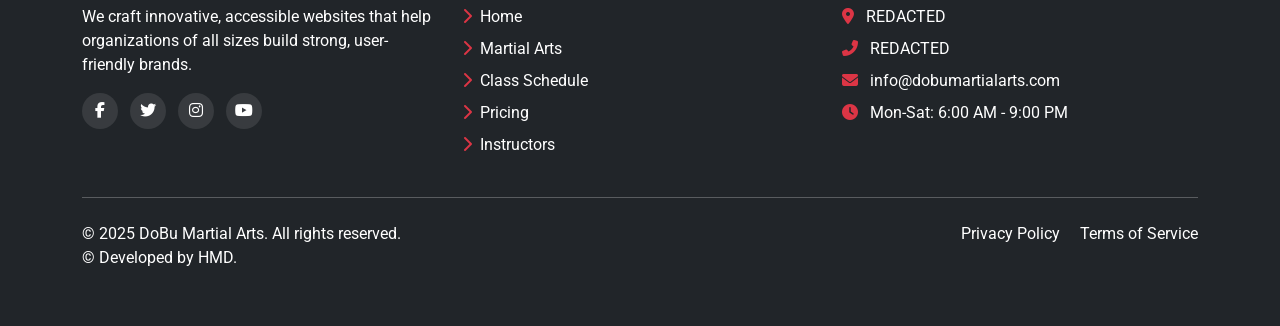
<file: pricing.html>
<!DOCTYPE html>
<html lang="en" data-bs-theme="dark">
<head>
    <meta charset="UTF-8">
    <meta name="viewport" content="width=device-width, initial-scale=1.0">
    <title>DoBu Martial Arts - Pricing & Memberships</title>
    <!-- Bootstrap CSS (dark theme) -->
    <link href="https://cdn.jsdelivr.net/npm/bootstrap@5.3.0/dist/css/bootstrap.min.css" rel="stylesheet">
    <!-- Font Awesome for icons -->
    <link rel="stylesheet" href="https://cdnjs.cloudflare.com/ajax/libs/font-awesome/6.4.0/css/all.min.css">
    <!-- Google Fonts -->
    <link href="https://fonts.googleapis.com/css2?family=Roboto:wght@300;400;500;700&display=swap" rel="stylesheet">
    <!-- Custom CSS -->
    <link rel="stylesheet" href="styles.css">
</head>
<body>
    <!-- Navigation -->
    <nav class="navbar navbar-expand-lg navbar-dark bg-dark">
    <div class="container">
        <a class="navbar-brand" href="index.html">
            <span class="text-danger">DoBu</span> Martial Arts
        </a>
        <button class="navbar-toggler" type="button" data-bs-toggle="collapse" data-bs-target="#navbarNav" aria-controls="navbarNav" aria-expanded="false" aria-label="Toggle navigation">
            <span class="navbar-toggler-icon"></span>
        </button>
        <div class="collapse navbar-collapse" id="navbarNav">
            <ul class="navbar-nav ms-auto" id="navItems">
                <li class="nav-item">
                    <a class="nav-link" href="index.html">
                        <i class="fas fa-home me-1"></i> Home
                    </a>
                </li>
                <li class="nav-item">
                    <a class="nav-link" href="martial-arts.html">
                        <i class="fas fa-fist-raised me-1"></i> Martial Arts
                    </a>
                </li>
                <li class="nav-item">
                    <a class="nav-link" href="schedule.html">
                        <i class="fas fa-calendar-alt me-1"></i> Schedule
                    </a>
                </li>
                <li class="nav-item">
                    <a class="nav-link" href="pricing.html">
                        <i class="fas fa-tags me-1"></i> Pricing
                    </a>
                </li>
                <li class="nav-item">
                    <a class="nav-link" href="instructors.html">
                        <i class="fas fa-user-ninja me-1"></i> Instructors
                    </a>
                </li>
                <li class="nav-item">
                    <a class="nav-link" href="gallery.html">
                        <i class="fas fa-images me-1"></i> Gallery
                    </a>
                </li>
                <li class="nav-item">
                    <a class="nav-link" href="contact.html">
                        <i class="fas fa-envelope me-1"></i> Contact
                    </a>
                </li>
                <!-- Login/Register or User Dropdown will be dynamically added -->
            </ul>
        </div>
    </div>
</nav>

    <!-- Main Content -->
    <div class="main-content">
        <div class="container py-5">
            <h1 class="section-heading text-center mb-5">Pricing & Membership Options</h1>
            
            <!-- Membership Plans -->
<h2 class="h3 mb-4">Monthly Membership Plans</h2>
<div class="row row-cols-1 row-cols-md-2 row-cols-lg-4 g-4 mb-5">
    <!-- Basic Plan -->
    <div class="col">
        <div class="card pricing-card h-100">
            <div class="card-header bg-danger text-white text-center py-3">
                <h3 class="h5 mb-0">Basic</h3>
            </div>
            <div class="card-body text-center d-flex flex-column">
                <div class="py-3">
                    <span class="price">£25.00</span>
                    <span class="text-muted"> / month</span>
                </div>
                <p class="flex-grow-1">1 martial art - 2 sessions per week</p>
                <ul class="list-unstyled mb-4 text-start">
                    <li><i class="fas fa-check text-success me-2"></i> Access to one martial art style</li>
                    <li><i class="fas fa-check text-success me-2"></i> 2 classes per week</li>
                    <li><i class="fas fa-check text-success me-2"></i> Access to open mat sessions</li>
                    <li><i class="fas fa-check text-success me-2"></i> Online booking system</li>
                </ul>
                <button class="btn btn-primary w-100 subscribe-button" type="button" data-bs-toggle="collapse" data-bs-target="#basicForm" aria-expanded="false" aria-controls="basicForm">
                    Select Plan
                </button>
                <div class="collapse" id="basicForm">
                    <div class="card-body p-3">
                        <form id="membershipFormBasic" class="needs-validation" novalidate>
                            <div class="mb-2">
                                <label for="membershipNameBasic" class="form-label small">Your Name <span class="text-danger">*</span></label>
                                <input type="text" class="form-control form-control-sm" id="membershipNameBasic" name="membershipName" required>
                                <div class="invalid-feedback">
                                    Please enter your name.
                                </div>
                            </div>
                            <div class="mb-2">
                                <label for="membershipEmailBasic" class="form-label small">Email Address <span class="text-danger">*</span></label>
                                <input type="email" class="form-control form-control-sm" id="membershipEmailBasic" name="membershipEmail" required>
                                <div class="invalid-feedback">
                                    Please enter a valid email address.
                                </div>
                            </div>
                            <button type="submit" class="btn btn-danger w-100 mt-2">Sign Up</button>
                        </form>
                        <div id="membershipAlertsBasic"></div>
                    </div>
                </div>
            </div>
        </div>
    </div>
    
    <!-- Intermediate Plan -->
    <div class="col">
        <div class="card pricing-card h-100">
            <div class="card-header bg-danger text-white text-center py-3">
                <h3 class="h5 mb-0">Intermediate</h3>
            </div>
            <div class="card-body text-center d-flex flex-column">
                <div class="py-3">
                    <span class="price">£35.00</span>
                    <span class="text-muted"> / month</span>
                </div>
                <p class="flex-grow-1">1 martial art - 3 sessions per week</p>
                <ul class="list-unstyled mb-4 text-start">
                    <li><i class="fas fa-check text-success me-2"></i> Access to one martial art style</li>
                    <li><i class="fas fa-check text-success me-2"></i> 3 classes per week</li>
                    <li><i class="fas fa-check text-success me-2"></i> Access to open mat sessions</li>
                    <li><i class="fas fa-check text-success me-2"></i> Online booking system</li>
                </ul>
                <button class="btn btn-primary w-100 subscribe-button" type="button" data-bs-toggle="collapse" data-bs-target="#intermediateForm" aria-expanded="false" aria-controls="intermediateForm">
                    Select Plan
                </button>
                <div class="collapse" id="intermediateForm">
                    <div class="card-body p-3">
                        <form id="membershipFormIntermediate" class="needs-validation" novalidate>
                            <div class="mb-2">
                                <label for="membershipNameIntermediate" class="form-label small">Your Name <span class="text-danger">*</span></label>
                                <input type="text" class="form-control form-control-sm" id="membershipNameIntermediate" name="membershipName" required>
                                <div class="invalid-feedback">
                                    Please enter your name.
                                </div>
                            </div>
                            <div class="mb-2">
                                <label for="membershipEmailIntermediate" class="form-label small">Email Address <span class="text-danger">*</span></label>
                                <input type="email" class="form-control form-control-sm" id="membershipEmailIntermediate" name="membershipEmail" required>
                                <div class="invalid-feedback">
                                    Please enter a valid email address.
                                </div>
                            </div>
                            <button type="submit" class="btn btn-danger w-100 mt-2">Sign Up</button>
                        </form>
                        <div id="membershipAlertsIntermediate"></div>
                    </div>
                </div>
            </div>
        </div>
    </div>
    
    <!-- Advanced Plan -->
    <div class="col">
        <div class="card pricing-card h-100">
            <div class="card-header bg-danger text-white text-center py-3">
                <h3 class="h5 mb-0">Advanced</h3>
            </div>
            <div class="card-body text-center d-flex flex-column">
                <div class="py-3">
                    <span class="price">£45.00</span>
                    <span class="text-muted"> / month</span>
                </div>
                <p class="flex-grow-1">Any 2 martial arts - 5 sessions per week</p>
                <ul class="list-unstyled mb-4 text-start">
                    <li><i class="fas fa-check text-success me-2"></i> Access to two martial art styles</li>
                    <li><i class="fas fa-check text-success me-2"></i> 5 classes per week</li>
                    <li><i class="fas fa-check text-success me-2"></i> Access to open mat sessions</li>
                    <li><i class="fas fa-check text-success me-2"></i> Online booking system</li>
                </ul>
                <button class="btn btn-primary w-100 subscribe-button" type="button" data-bs-toggle="collapse" data-bs-target="#advancedForm" aria-expanded="false" aria-controls="advancedForm">
                    Select Plan
                </button>
                <div class="collapse" id="advancedForm">
                    <div class="card-body p-3">
                        <form id="membershipFormAdvanced" class="needs-validation" novalidate>
                            <div class="mb-2">
                                <label for="membershipNameAdvanced" class="form-label small">Your Name <span class="text-danger">*</span></label>
                                <input type="text" class="form-control form-control-sm" id="membershipNameAdvanced" name="membershipName" required>
                                <div class="invalid-feedback">
                                    Please enter your name.
                                </div>
                            </div>
                            <div class="mb-2">
                                <label for="membershipEmailAdvanced" class="form-label small">Email Address <span class="text-danger">*</span></label>
                                <input type="email" class="form-control form-control-sm" id="membershipEmailAdvanced" name="membershipEmail" required>
                                <div class="invalid-feedback">
                                    Please enter a valid email address.
                                </div>
                            </div>
                            <button type="submit" class="btn btn-danger w-100 mt-2">Sign Up</button>
                        </form>
                        <div id="membershipAlertsAdvanced"></div>
                    </div>
                </div>
            </div>
        </div>
    </div>
    
    <!-- Elite Plan -->
    <div class="col">
        <div class="card pricing-card h-100">
            <div class="card-header bg-danger text-white text-center py-3">
                <h3 class="h5 mb-0">Elite</h3>
            </div>
            <div class="card-body text-center d-flex flex-column">
                <div class="py-3">
                    <span class="price">£60.00</span>
                    <span class="text-muted"> / month</span>
                </div>
                <p class="flex-grow-1">Unlimited classes</p>
                <ul class="list-unstyled mb-4 text-start">
                    <li><i class="fas fa-check text-success me-2"></i> Access to all martial art styles</li>
                    <li><i class="fas fa-check text-success me-2"></i> Unlimited classes</li>
                    <li><i class="fas fa-check text-success me-2"></i> Priority booking</li>
                    <li><i class="fas fa-check text-success me-2"></i> 10% discount on private lessons</li>
                    <li><i class="fas fa-check text-success me-2"></i> 1 free private session per month</li>
                </ul>
                <button class="btn btn-primary w-100 subscribe-button" type="button" data-bs-toggle="collapse" data-bs-target="#eliteForm" aria-expanded="false" aria-controls="eliteForm">
                    Select Plan
                </button>
                <div class="collapse" id="eliteForm">
                    <div class="card-body p-3">
                        <form id="membershipFormElite" class="needs-validation" novalidate>
                            <div class="mb-2">
                                <label for="membershipNameElite" class="form-label small">Your Name <span class="text-danger">*</span></label>
                                <input type="text" class="form-control form-control-sm" id="membershipNameElite" name="membershipName" required>
                                <div class="invalid-feedback">
                                    Please enter your name.
                                </div>
                            </div>
                            <div class="mb-2">
                                <label for="membershipEmailElite" class="form-label small">Email Address <span class="text-danger">*</span></label>
                                <input type="email" class="form-control form-control-sm" id="membershipEmailElite" name="membershipEmail" required>
                                <div class="invalid-feedback">
                                    Please enter a valid email address.
                                </div>
                            </div>
                            <button type="submit" class="btn btn-danger w-100 mt-2">Sign Up</button>
                        </form>
                        <div id="membershipAlertsElite"></div>
                    </div>
                </div>
            </div>
        </div>
    </div>
</div>
            
            <!-- FAQs -->
            <div class="mt-5">
                <h2 class="h3 mb-4">Frequently Asked Questions</h2>
                <div class="accordion" id="pricingFaqs">
                    <div class="accordion-item">
                        <h2 class="accordion-header" id="headingOne">
                            <button class="accordion-button" type="button" data-bs-toggle="collapse" data-bs-target="#collapseOne" aria-expanded="true" aria-controls="collapseOne">
                                Do I need to pay a registration fee?
                            </button>
                        </h2>
                        <div id="collapseOne" class="accordion-collapse collapse show" aria-labelledby="headingOne" data-bs-parent="#pricingFaqs">
                            <div class="accordion-body">
                                No registration fee here. You just pay for the membership or service you choose.
                            </div>
                        </div>
                    </div>
                    <div class="accordion-item">
                        <h2 class="accordion-header" id="headingTwo">
                            <button class="accordion-button collapsed" type="button" data-bs-toggle="collapse" data-bs-target="#collapseTwo" aria-expanded="false" aria-controls="collapseTwo">
                                Can I try a class before committing to a membership?
                            </button>
                        </h2>
                        <div id="collapseTwo" class="accordion-collapse collapse" aria-labelledby="headingTwo" data-bs-parent="#pricingFaqs">
                            <div class="accordion-body">
                                Yes, new members can enjoy a free trial class. Please contact us to schedule your session.
                            </div>
                        </div>
                    </div>
                    <div class="accordion-item">
                        <h2 class="accordion-header" id="headingThree">
                            <button class="accordion-button collapsed" type="button" data-bs-toggle="collapse" data-bs-target="#collapseThree" aria-expanded="false" aria-controls="collapseThree">
                                Are there any discounts available?
                            </button>
                        </h2>
                        <div id="collapseThree" class="accordion-collapse collapse" aria-labelledby="headingThree" data-bs-parent="#pricingFaqs">
                            <div class="accordion-body">
                                Family members get 10% off, and students with ID save too.
                            </div>
                        </div>
                    </div>
                    <div class="accordion-item">
                        <h2 class="accordion-header" id="headingFour">
                            <button class="accordion-button collapsed" type="button" data-bs-toggle="collapse" data-bs-target="#collapseFour" aria-expanded="false" aria-controls="collapseFour">
                                What is the minimum contract length?
                            </button>
                        </h2>
                        <div id="collapseFour" class="accordion-collapse collapse" aria-labelledby="headingFour" data-bs-parent="#pricingFaqs">
                            <div class="accordion-body">
                                No long contracts here! Our month-to-month memberships let you cancel anytime with 30 days’ notice.
                            </div>
                        </div>
                    </div>
                    <div class="accordion-item">
                        <h2 class="accordion-header" id="headingFive">
                            <button class="accordion-button collapsed" type="button" data-bs-toggle="collapse" data-bs-target="#collapseFive" aria-expanded="false" aria-controls="collapseFive">
                                Do I need to buy special equipment or uniform?
                            </button>
                        </h2>
                        <div id="collapseFive" class="accordion-collapse collapse" aria-labelledby="headingFive" data-bs-parent="#pricingFaqs">
                            <div class="accordion-body">
                                Begin in whatever sportswear you like! As you level up, grab your official uniform from us to train like a pro.
                            </div>
                        </div>
                    </div>
                </div>
            </div>
            
            <!-- Call to Action -->
            <div class="text-center mt-5 p-4 bg-dark">
                <h3 class="h4 mb-3">Need More Information?</h3>
                <p class="mb-4">Get in touch to talk about what you need or to set up a visit to our gym.</p>
                <div class="d-flex justify-content-center gap-3">
                    <a href="contact.html" class="btn btn-danger">Contact Us</a>
                    <a href="register.html" class="btn btn-outline-secondary">Sign Up Now</a>
                </div>
            </div>
        </div>
    </div>

    <!-- Footer -->
    <footer class="bg-dark text-white mt-5">
        <div class="container py-4">
            <div class="row">
                <div class="col-md-4 mb-4 mb-md-0">
                    <h5 class="text-danger mb-3">DoBu Martial Arts</h5>
                    <p>We craft innovative, accessible websites that help organizations of all sizes build strong, user-friendly brands.</p>
                    <div class="social-links mt-3">
                        <a href="#" aria-label="Facebook"><i class="fab fa-facebook-f"></i></a>
                        <a href="#" aria-label="Twitter"><i class="fab fa-twitter"></i></a>
                        <a href="#" aria-label="Instagram"><i class="fab fa-instagram"></i></a>
                        <a href="#" aria-label="YouTube"><i class="fab fa-youtube"></i></a>
                    </div>
                </div>
                <div class="col-md-4 mb-4 mb-md-0">
                    <h5 class="text-danger mb-3">Quick Links</h5>
                    <ul class="list-unstyled">
                        <li class="mb-2"><a href="index.html" class="text-decoration-none text-white"><i class="fas fa-chevron-right me-2 text-danger"></i>Home</a></li>
                        <li class="mb-2"><a href="martial-arts.html" class="text-decoration-none text-white"><i class="fas fa-chevron-right me-2 text-danger"></i>Martial Arts</a></li>
                        <li class="mb-2"><a href="schedule.html" class="text-decoration-none text-white"><i class="fas fa-chevron-right me-2 text-danger"></i>Class Schedule</a></li>
                        <li class="mb-2"><a href="pricing.html" class="text-decoration-none text-white"><i class="fas fa-chevron-right me-2 text-danger"></i>Pricing</a></li>
                        <li class="mb-2"><a href="instructors.html" class="text-decoration-none text-white"><i class="fas fa-chevron-right me-2 text-danger"></i>Instructors</a></li>
                    </ul>
                </div>
                <div class="col-md-4">
                    <h5 class="text-danger mb-3">Contact Us</h5>
                    <address>
                        <p class="mb-2"><i class="fas fa-map-marker-alt me-2 text-danger"></i> REDACTED </p>
                        <p class="mb-2"><i class="fas fa-phone-alt me-2 text-danger"></i> REDACTED </p>
                        <p class="mb-2"><i class="fas fa-envelope me-2 text-danger"></i> info@dobumartialarts.com</p>
                        <p><i class="fas fa-clock me-2 text-danger"></i> Mon-Sat: 6:00 AM - 9:00 PM</p>
                    </address>
                </div>
            </div>
            <hr class="mt-4 mb-4 bg-secondary">
            <div class="row">
                <div class="col-md-6 text-center text-md-start">
                    <p class="mb-0">&copy; 2025 DoBu Martial Arts. All rights reserved.</p>
                    <p class="mb-0">&copy; Developed by HMD.</p>
                </div>
                <div class="col-md-6 text-center text-md-end">
                    <p class="mb-0">
                        <a href="#" class="text-white text-decoration-none me-3">Privacy Policy</a>
                        <a href="#" class="text-white text-decoration-none">Terms of Service</a>
                    </p>
                </div>
            </div>
        </div>
    </footer>

    <!-- Bootstrap JavaScript Bundle with Popper -->
    <script src="https://cdn.jsdelivr.net/npm/bootstrap@5.3.0/dist/js/bootstrap.bundle.min.js"></script>
    <!-- Custom JavaScript -->
    <script src="script.js"></script>
</body>
</html>
</file>
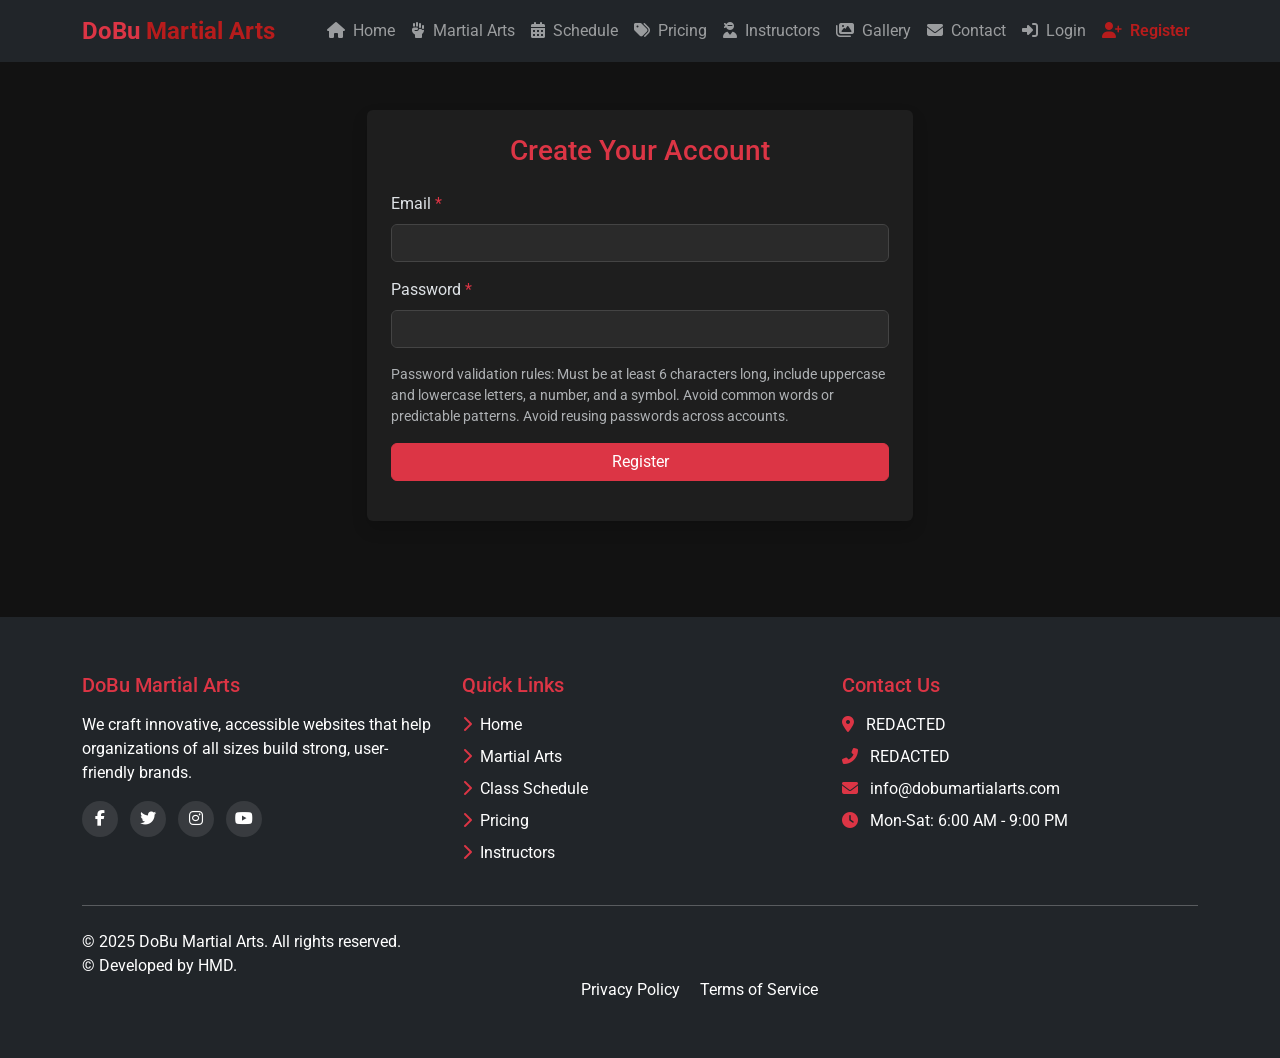
<file: register.html>
<!DOCTYPE html>
<html lang="en" data-bs-theme="dark">
<head>
    <meta charset="UTF-8">
    <meta name="viewport" content="width=device-width, initial-scale=1.0">
    <title>DoBu Martial Arts - Register</title>
    <!-- Bootstrap CSS (dark theme) -->
    <link href="https://cdn.jsdelivr.net/npm/bootstrap@5.3.0/dist/css/bootstrap.min.css" rel="stylesheet">
    <!-- Font Awesome for icons -->
    <link rel="stylesheet" href="https://cdnjs.cloudflare.com/ajax/libs/font-awesome/6.4.0/css/all.min.css">
    <!-- Google Fonts -->
    <link href="https://fonts.googleapis.com/css2?family=Roboto:wght@300;400;500;700&display=swap" rel="stylesheet">
    <!-- Custom CSS -->
    <link rel="stylesheet" href="styles.css">
</head>
<body>
    <!-- Navigation -->
    <nav class="navbar navbar-expand-lg navbar-dark bg-dark">
        <div class="container">
            <a class="navbar-brand" href="index.html">
                <span class="text-danger">DoBu</span> Martial Arts
            </a>
            <button class="navbar-toggler" type="button" data-bs-toggle="collapse" data-bs-target="#navbarNav" aria-controls="navbarNav" aria-expanded="false" aria-label="Toggle navigation">
                <span class="navbar-toggler-icon"></span>
            </button>
            <div class="collapse navbar-collapse" id="navbarNav">
                <ul class="navbar-nav ms-auto" id="navItems">
                    <li class="nav-item">
                        <a class="nav-link" href="index.html">
                            <i class="fas fa-home me-1"></i> Home
                        </a>
                    </li>
                    <li class="nav-item">
                        <a class="nav-link" href="martial-arts.html">
                            <i class="fas fa-fist-raised me-1"></i> Martial Arts
                        </a>
                    </li>
                    <li class="nav-item">
                        <a class="nav-link" href="schedule.html">
                            <i class="fas fa-calendar-alt me-1"></i> Schedule
                        </a>
                    </li>
                    <li class="nav-item">
                        <a class="nav-link" href="pricing.html">
                            <i class="fas fa-tags me-1"></i> Pricing
                        </a>
                    </li>
                    <li class="nav-item">
                        <a class="nav-link" href="instructors.html">
                            <i class="fas fa-user-ninja me-1"></i> Instructors
                        </a>
                    </li>
                    <li class="nav-item">
                        <a class="nav-link" href="gallery.html">
                            <i class="fas fa-images me-1"></i> Gallery
                        </a>
                    </li>
                    <li class="nav-item">
                        <a class="nav-link" href="contact.html">
                            <i class="fas fa-envelope me-1"></i> Contact
                        </a>
                    </li>
                    <!-- Login/Register or User Dropdown will be dynamically added -->
                </ul>
            </div>
        </div>
    </nav>

    <!-- Main Content -->
    <div class="main-content">
        <div class="container py-5">
            <div class="row justify-content-center">
                <div class="col-md-6">
                    <div class="card shadow border-0">
                        <div class="card-body p-4">
                            <h1 class="h3 text-center text-danger mb-4">Create Your Account</h1>
                            <form id="registerForm" class="needs-validation" novalidate>
                                <div class="mb-3">
                                    <label for="regEmail" class="form-label">Email <span class="text-danger">*</span></label>
                                    <input type="email" class="form-control" id="regEmail" name="email" required pattern="[a-z0-9._%+-]+@[a-z0-9.-]+\.(com|co\.uk)$" title="Please enter a valid email ending with .com or .co.uk">
                                    <div class="invalid-feedback">
                                        Please provide a valid email ending with .com or .co.uk.
                                    </div>
                                </div>
                                <div class="mb-3">
<div class="mb-3">
    <label for="regPassword" class="form-label">Password <span class="text-danger">*</span></label>
    <input type="password" class="form-control" id="regPassword" name="password" required pattern="^(?=.*[a-z])(?=.*[A-Z])(?=.*\d)(?=.*[@$!%*?&.\-/,_\^#+=\(\)\{\}\[\]\|~:])[A-Za-z\d@$!%*?&.\-/,_\^#+=\(\)\{\}\[\]\|~:]{6,}$" title="Password must be at least 6 characters long, including at least one uppercase letter, one lowercase letter, one number, and one special symbol (@, $, !, %, *, ?, &, ., -, /, ,, _, ^, #, +, =, (, ), {, }, [, ], |, ~, :).">
    <div class="invalid-feedback">
        Password must be at least 6 characters long, including at least one uppercase letter, one lowercase letter, one number, and one special symbol (@, $, !, %, *, ?, &, ., -, /, ,, _, ^, #, +, =, (, ), {, }, [, ], |, ~, :).
    </div>
</div>
                                </div>
                                <div class="mb-3 text-muted small">
                                    <p>Password validation rules: Must be at least 6 characters long, include uppercase and lowercase letters, a number, and a symbol. Avoid common words or predictable patterns. Avoid reusing passwords across accounts.</p>
                                </div>
                                <div class="d-grid mb-3">
                                    <button type="submit" class="btn btn-danger">Register</button>
                                </div>
                            </form>
                        </div>
                    </div>
                </div>
            </div>
        </div>
    </div>

    <!-- Footer -->
    <footer class="bg-dark text-white mt-5">
        <div class="container py-4">
            <div class="row">
                <div class="col-md-4 mb-4 mb-md-0">
                    <h5 class="text-danger mb-3">DoBu Martial Arts</h5>
                    <p>We craft innovative, accessible websites that help organizations of all sizes build strong, user-friendly brands.</p>
                    <div class="social-links mt-3">
                        <a href="#" aria-label="Facebook"><i class="fab fa-facebook-f"></i></a>
                        <a href="#" aria-label="Twitter"><i class="fab fa-twitter"></i></a>
                        <a href="#" aria-label="Instagram"><i class="fab fa-instagram"></i></a>
                        <a href="#" aria-label="YouTube"><i class="fab fa-youtube"></i></a>
                    </div>
                </div>
                <div class="col-md-4 mb-4 mb-md-0">
                    <h5 class="text-danger mb-3">Quick Links</h5>
                    <ul class="list-unstyled">
                        <li class="mb-2"><a href="index.html" class="text-decoration-none text-white"><i class="fas fa-chevron-right me-2 text-danger"></i>Home</a></li>
                        <li class="mb-2"><a href="martial-arts.html" class="text-decoration-none text-white"><i class="fas fa-chevron-right me-2 text-danger"></i>Martial Arts</a></li>
                        <li class="mb-2"><a href="schedule.html" class="text-decoration-none text-white"><i class="fas fa-chevron-right me-2 text-danger"></i>Class Schedule</a></li>
                        <li class="mb-2"><a href="pricing.html" class="text-decoration-none text-white"><i class="fas fa-chevron-right me-2 text-danger"></i>Pricing</a></li>
                        <li class="mb-2"><a href="instructors.html" class="text-decoration-none text-white"><i class="fas fa-chevron-right me-2 text-danger"></i>Instructors</a></li>
                    </ul>
                </div>
                <div class="col-md-4">
                    <h5 class="text-danger mb-3">Contact Us</h5>
                    <address>
                        <p class="mb-2"><i class="fas fa-map-marker-alt me-2 text-danger"></i> REDACTED </p>
                        <p class="mb-2"><i class="fas fa-phone-alt me-2 text-danger"></i> REDACTED</p>
                        <p class="mb-2"><i class="fas fa-envelope me-2 text-danger"></i> info@dobumartialarts.com</p>
                        <p><i class="fas fa-clock me-2 text-danger"></i> Mon-Sat: 6:00 AM - 9:00 PM</p>
                    </address>
                </div>
            </div>
            <hr class="mt-4 mb-4 bg-secondary">
            <div class="row">
                <div class="col-md-6 text-center text-md-start">
                    <p class="mb-0">&copy; 2025 DoBu Martial Arts. All rights reserved.</p>
                    <p class="mb-0">&copy; Developed by HMD.</p>
                </div>
                <div class="col-md-8 text-center text-md-end">
                    <p class="mb-0">
                        <a href="#" class="text-white text-decoration-none me-3">Privacy Policy</a>
                        <a href="#" class="text-white text-decoration-none">Terms of Service</a>
                    </p>
                </div>
            </div>
        </div>
    </footer>

    <!-- Bootstrap JavaScript Bundle with Popper -->
    <script src="https://cdn.jsdelivr.net/npm/bootstrap@5.3.0/dist/js/bootstrap.bundle.min.js"></script>
    <!-- Custom JavaScript -->
    <script src="script.js"></script>
</body>
</html>
</file>
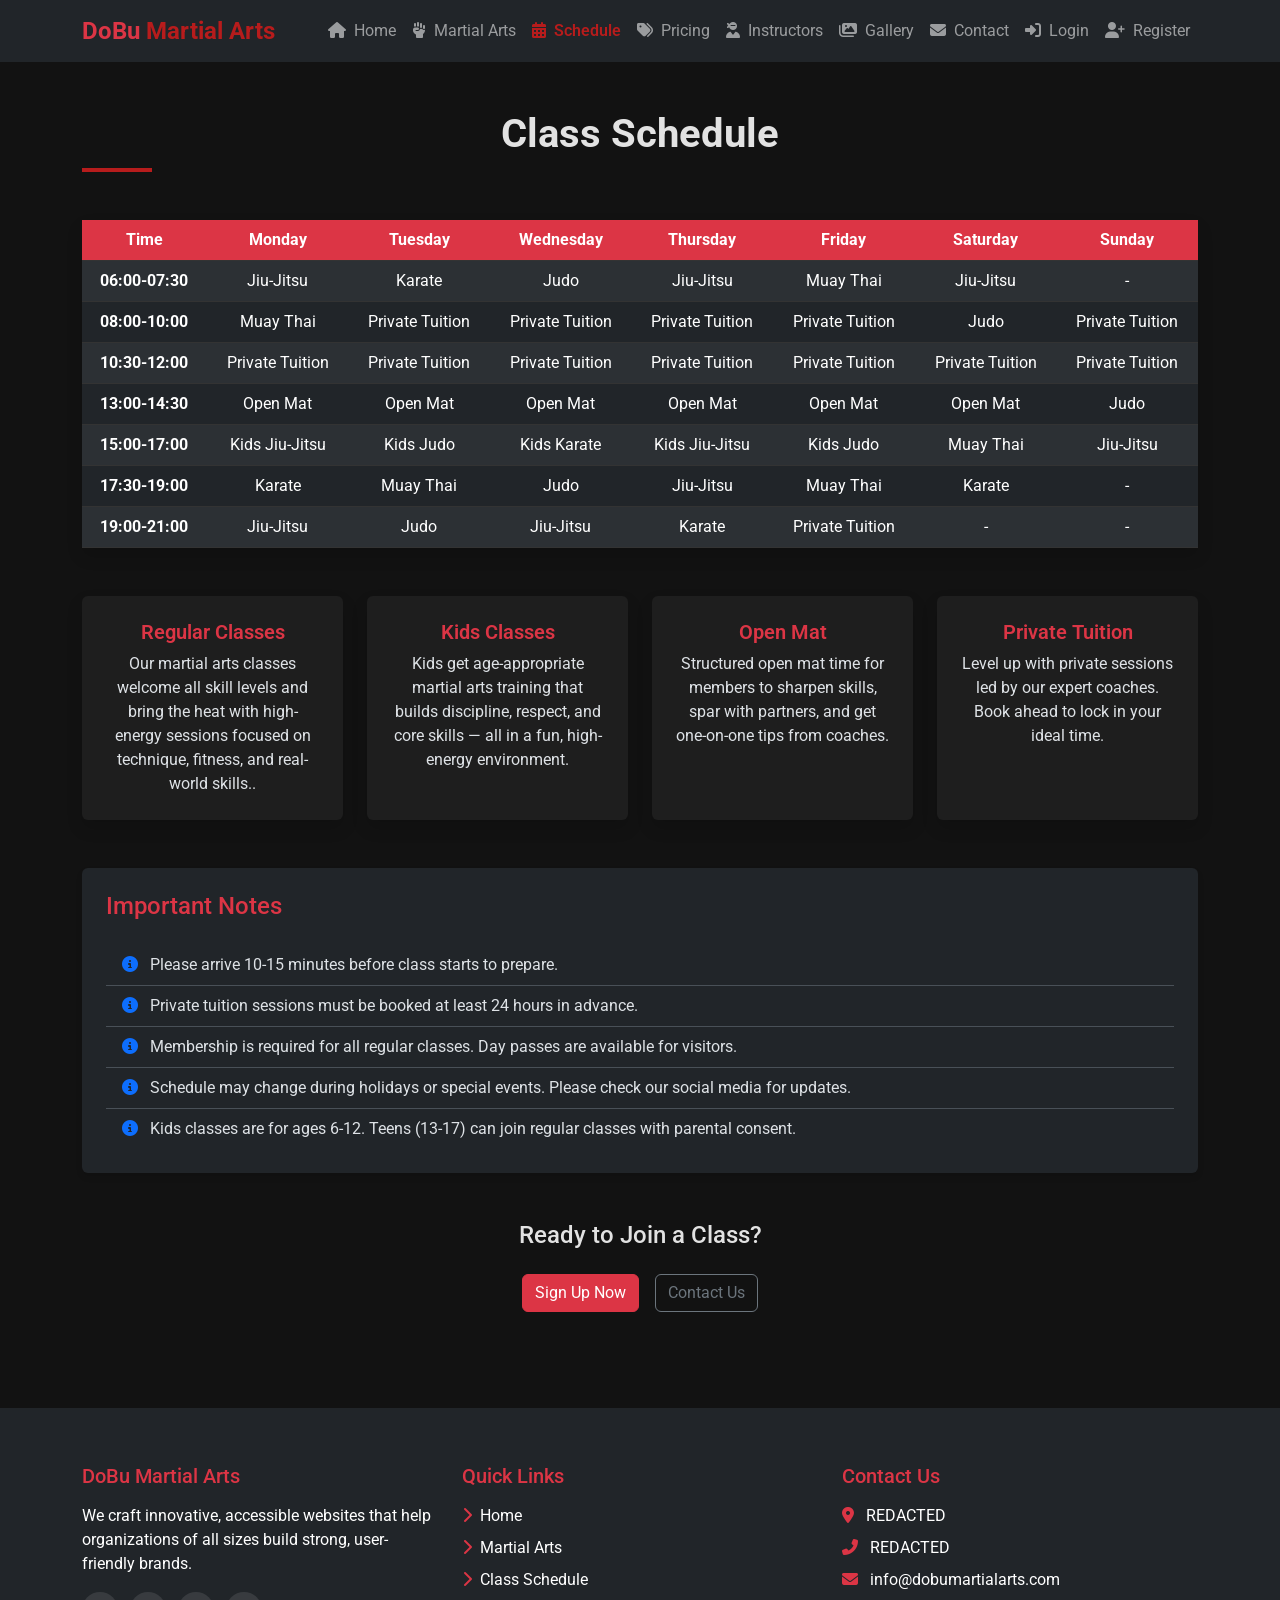
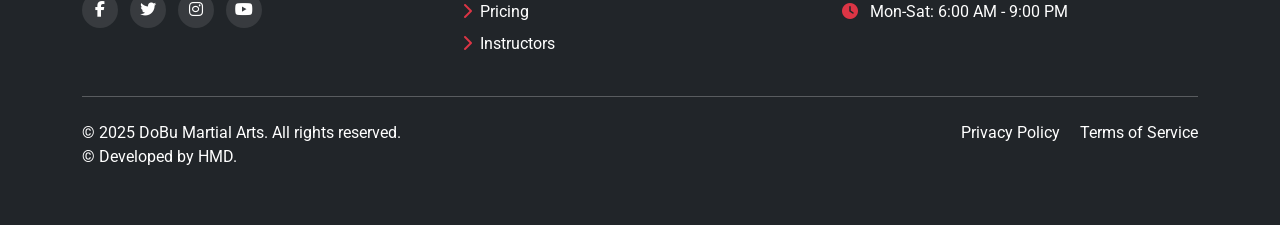
<file: schedule.html>
<!DOCTYPE html>
<html lang="en" data-bs-theme="dark">
<head>
    <meta charset="UTF-8">
    <meta name="viewport" content="width=device-width, initial-scale=1.0">
    <title>DoBu Martial Arts - Class Schedule</title>
    <!-- Bootstrap CSS (dark theme) -->
    <link href="https://cdn.jsdelivr.net/npm/bootstrap@5.3.0/dist/css/bootstrap.min.css" rel="stylesheet">
    <!-- Font Awesome for icons -->
    <link rel="stylesheet" href="https://cdnjs.cloudflare.com/ajax/libs/font-awesome/6.4.0/css/all.min.css">
    <!-- Google Fonts -->
    <link href="https://fonts.googleapis.com/css2?family=Roboto:wght@300;400;500;700&display=swap" rel="stylesheet">
    <!-- Custom CSS -->
    <link rel="stylesheet" href="styles.css">
</head>
<body>
    <!-- Navigation -->
    <nav class="navbar navbar-expand-lg navbar-dark bg-dark">
    <div class="container">
        <a class="navbar-brand" href="index.html">
            <span class="text-danger">DoBu</span> Martial Arts
        </a>
        <button class="navbar-toggler" type="button" data-bs-toggle="collapse" data-bs-target="#navbarNav" aria-controls="navbarNav" aria-expanded="false" aria-label="Toggle navigation">
            <span class="navbar-toggler-icon"></span>
        </button>
        <div class="collapse navbar-collapse" id="navbarNav">
            <ul class="navbar-nav ms-auto" id="navItems">
                <li class="nav-item">
                    <a class="nav-link" href="index.html">
                        <i class="fas fa-home me-1"></i> Home
                    </a>
                </li>
                <li class="nav-item">
                    <a class="nav-link" href="martial-arts.html">
                        <i class="fas fa-fist-raised me-1"></i> Martial Arts
                    </a>
                </li>
                <li class="nav-item">
                    <a class="nav-link" href="schedule.html">
                        <i class="fas fa-calendar-alt me-1"></i> Schedule
                    </a>
                </li>
                <li class="nav-item">
                    <a class="nav-link" href="pricing.html">
                        <i class="fas fa-tags me-1"></i> Pricing
                    </a>
                </li>
                <li class="nav-item">
                    <a class="nav-link" href="instructors.html">
                        <i class="fas fa-user-ninja me-1"></i> Instructors
                    </a>
                </li>
                <li class="nav-item">
                    <a class="nav-link" href="gallery.html">
                        <i class="fas fa-images me-1"></i> Gallery
                    </a>
                </li>
                <li class="nav-item">
                    <a class="nav-link" href="contact.html">
                        <i class="fas fa-envelope me-1"></i> Contact
                    </a>
                </li>
                <!-- Login/Register or User Dropdown will be dynamically added -->
            </ul>
        </div>
    </div>
</nav>

    <!-- Main Content -->
    <div class="main-content">
        <div class="container py-5">
            <h1 class="section-heading text-center mb-5">Class Schedule</h1>
            
            <div class="card shadow mb-5">
                <div class="card-body p-0">
                    <div class="table-responsive">
                        <table class="table table-striped table-hover schedule-table mb-0">
                            <thead>
                                <tr>
                                    <th class="bg-danger">Time</th>
                                    <th class="bg-danger">Monday</th>
                                    <th class="bg-danger">Tuesday</th>
                                    <th class="bg-danger">Wednesday</th>
                                    <th class="bg-danger">Thursday</th>
                                    <th class="bg-danger">Friday</th>
                                    <th class="bg-danger">Saturday</th>
                                    <th class="bg-danger">Sunday</th>
                                </tr>
                            </thead>
                            <tbody>
                                <tr>
                                    <td class="fw-bold">06:00-07:30</td>
                                    <td>Jiu-Jitsu</td>
                                    <td>Karate</td>
                                    <td>Judo</td>
                                    <td>Jiu-Jitsu</td>
                                    <td>Muay Thai</td>
                                    <td>Jiu-Jitsu</td>
                                    <td>-</td>
                                </tr>
                                <tr>
                                    <td class="fw-bold">08:00-10:00</td>
                                    <td>Muay Thai</td>
                                    <td>Private Tuition</td>
                                    <td>Private Tuition</td>
                                    <td>Private Tuition</td>
                                    <td>Private Tuition</td>
                                    <td>Judo</td>
                                    <td>Private Tuition</td>
                                </tr>
                                <tr>
                                    <td class="fw-bold">10:30-12:00</td>
                                    <td>Private Tuition</td>
                                    <td>Private Tuition</td>
                                    <td>Private Tuition</td>
                                    <td>Private Tuition</td>
                                    <td>Private Tuition</td>
                                    <td>Private Tuition</td>
                                    <td>Private Tuition</td>
                                </tr>
                                <tr>
                                    <td class="fw-bold">13:00-14:30</td>
                                    <td>Open Mat</td>
                                    <td>Open Mat</td>
                                    <td>Open Mat</td>
                                    <td>Open Mat</td>
                                    <td>Open Mat</td>
                                    <td>Open Mat</td>
                                    <td>Judo</td>
                                </tr>
                                <tr>
                                    <td class="fw-bold">15:00-17:00</td>
                                    <td>Kids Jiu-Jitsu</td>
                                    <td>Kids Judo</td>
                                    <td>Kids Karate</td>
                                    <td>Kids Jiu-Jitsu</td>
                                    <td>Kids Judo</td>
                                    <td>Muay Thai</td>
                                    <td>Jiu-Jitsu</td>
                                </tr>
                                <tr>
                                    <td class="fw-bold">17:30-19:00</td>
                                    <td>Karate</td>
                                    <td>Muay Thai</td>
                                    <td>Judo</td>
                                    <td>Jiu-Jitsu</td>
                                    <td>Muay Thai</td>
                                    <td>Karate</td>
                                    <td>-</td>
                                </tr>
                                <tr>
                                    <td class="fw-bold">19:00-21:00</td>
                                    <td>Jiu-Jitsu</td>
                                    <td>Judo</td>
                                    <td>Jiu-Jitsu</td>
                                    <td>Karate</td>
                                    <td>Private Tuition</td>
                                    <td>-</td>
                                    <td>-</td>
                                </tr>
                            </tbody>
                        </table>
                    </div>
                </div>
            </div>
            
            <!-- Class Type Descriptions -->
            <div class="row g-4">
                <div class="col-md-3">
                    <div class="card h-100 shadow">
                        <div class="card-body text-center">
                            <h3 class="card-title h5 text-danger">Regular Classes</h3>
                            <p class="card-text">Our martial arts classes welcome all skill levels and bring the heat with high-energy sessions focused on technique, fitness, and real-world skills..</p>
                        </div>
                    </div>
                </div>
                <div class="col-md-3">
                    <div class="card h-100 shadow">
                        <div class="card-body text-center">
                            <h3 class="card-title h5 text-danger">Kids Classes</h3>
                            <p class="card-text">Kids get age-appropriate martial arts training that builds discipline, respect, and core skills — all in a fun, high-energy environment.</p>
                        </div>
                    </div>
                </div>
                <div class="col-md-3">
                    <div class="card h-100 shadow">
                        <div class="card-body text-center">
                            <h3 class="card-title h5 text-danger">Open Mat</h3>
                            <p class="card-text">Structured open mat time for members to sharpen skills, spar with partners, and get one-on-one tips from coaches.</p>
                        </div>
                    </div>
                </div>
                <div class="col-md-3">
                    <div class="card h-100 shadow">
                        <div class="card-body text-center">
                            <h3 class="card-title h5 text-danger">Private Tuition</h3>
                            <p class="card-text">Level up with private sessions led by our expert coaches. Book ahead to lock in your ideal time.</p>
                        </div>
                    </div>
                </div>
            </div>
            
            <!-- Schedule Notes -->
            <div class="card bg-dark mt-5">
                <div class="card-body">
                    <h3 class="h4 text-danger mb-4">Important Notes</h3>
                    <ul class="list-group list-group-flush">
                        <li class="list-group-item bg-transparent"><i class="fas fa-info-circle text-primary me-2"></i> Please arrive 10-15 minutes before class starts to prepare.</li>
                        <li class="list-group-item bg-transparent"><i class="fas fa-info-circle text-primary me-2"></i> Private tuition sessions must be booked at least 24 hours in advance.</li>
                        <li class="list-group-item bg-transparent"><i class="fas fa-info-circle text-primary me-2"></i> Membership is required for all regular classes. Day passes are available for visitors.</li>
                        <li class="list-group-item bg-transparent"><i class="fas fa-info-circle text-primary me-2"></i> Schedule may change during holidays or special events. Please check our social media for updates.</li>
                        <li class="list-group-item bg-transparent"><i class="fas fa-info-circle text-primary me-2"></i> Kids classes are for ages 6-12. Teens (13-17) can join regular classes with parental consent.</li>
                    </ul>
                </div>
            </div>
            
            <!-- Call to Action -->
            <div class="text-center mt-5">
                <h3 class="h4 mb-4">Ready to Join a Class?</h3>
                <div class="d-flex justify-content-center gap-3">
                    <a href="register.html" class="btn btn-danger">Sign Up Now</a>
                    <a href="contact.html" class="btn btn-outline-secondary">Contact Us</a>
                </div>
            </div>
        </div>
    </div>

    <!-- Footer -->
    <footer class="bg-dark text-white mt-5">
        <div class="container py-4">
            <div class="row">
                <div class="col-md-4 mb-4 mb-md-0">
                    <h5 class="text-danger mb-3">DoBu Martial Arts</h5>
                    <p>We craft innovative, accessible websites that help organizations of all sizes build strong, user-friendly brands.</p>
                    <div class="social-links mt-3">
                        <a href="#" aria-label="Facebook"><i class="fab fa-facebook-f"></i></a>
                        <a href="#" aria-label="Twitter"><i class="fab fa-twitter"></i></a>
                        <a href="#" aria-label="Instagram"><i class="fab fa-instagram"></i></a>
                        <a href="#" aria-label="YouTube"><i class="fab fa-youtube"></i></a>
                    </div>
                </div>
                <div class="col-md-4 mb-4 mb-md-0">
                    <h5 class="text-danger mb-3">Quick Links</h5>
                    <ul class="list-unstyled">
                        <li class="mb-2"><a href="index.html" class="text-decoration-none text-white"><i class="fas fa-chevron-right me-2 text-danger"></i>Home</a></li>
                        <li class="mb-2"><a href="martial-arts.html" class="text-decoration-none text-white"><i class="fas fa-chevron-right me-2 text-danger"></i>Martial Arts</a></li>
                        <li class="mb-2"><a href="schedule.html" class="text-decoration-none text-white"><i class="fas fa-chevron-right me-2 text-danger"></i>Class Schedule</a></li>
                        <li class="mb-2"><a href="pricing.html" class="text-decoration-none text-white"><i class="fas fa-chevron-right me-2 text-danger"></i>Pricing</a></li>
                        <li class="mb-2"><a href="instructors.html" class="text-decoration-none text-white"><i class="fas fa-chevron-right me-2 text-danger"></i>Instructors</a></li>
                    </ul>
                </div>
                <div class="col-md-4">
                    <h5 class="text-danger mb-3">Contact Us</h5>
                    <address>
                        <p class="mb-2"><i class="fas fa-map-marker-alt me-2 text-danger"></i> REDACTED</p>
                        <p class="mb-2"><i class="fas fa-phone-alt me-2 text-danger"></i> REDACTED</p>
                        <p class="mb-2"><i class="fas fa-envelope me-2 text-danger"></i> info@dobumartialarts.com</p>
                        <p><i class="fas fa-clock me-2 text-danger"></i> Mon-Sat: 6:00 AM - 9:00 PM</p>
                    </address>
                </div>
            </div>
            <hr class="mt-4 mb-4 bg-secondary">
            <div class="row">
                <div class="col-md-6 text-center text-md-start">
                    <p class="mb-0">&copy; 2025 DoBu Martial Arts. All rights reserved.</p>
                    <p class="mb-0">&copy; Developed by HMD.</p>
                </div>
                <div class="col-md-6 text-center text-md-end">
                    <p class="mb-0">
                        <a href="#" class="text-white text-decoration-none me-3">Privacy Policy</a>
                        <a href="#" class="text-white text-decoration-none">Terms of Service</a>
                    </p>
                </div>
            </div>
        </div>
    </footer>

    <!-- Bootstrap JavaScript Bundle with Popper -->
    <script src="https://cdn.jsdelivr.net/npm/bootstrap@5.3.0/dist/js/bootstrap.bundle.min.js"></script>
    <!-- Custom JavaScript -->
    <script src="script.js"></script>
</body>
</html>
</file>
<file: styles.css>
/* Custom styles for DoBu Martial Arts */
:root {
  --dobu-red: #b71c1c;
  --dobu-dark: #1a1a1a;
  --dobu-light: #f5f5f5;
}

body {
  font-family: 'Roboto', sans-serif;
  min-height: 100vh;
  display: flex;
  flex-direction: column;
  color: #e2e2e2;
  background-color: #121212;
}

/* Dark mode */
html {
  color-scheme: dark;
}

/* Main content area */
.main-content {
  flex: 1;
}

/* Navbar customization */
.navbar-brand {
  font-weight: 700;
  font-size: 1.5rem;
}

.navbar-dark .navbar-brand {
  color: var(--dobu-red);
}

.navbar-dark .navbar-nav .nav-link.active {
  color: var(--dobu-red);
  font-weight: 600;
}

/* Hero section */
.hero-section {
  position: relative;
  color: white;
  text-shadow: 2px 2px 4px rgba(0, 0, 0, 0.8);
  padding: 5rem 0;
  background: linear-gradient(rgba(0, 0, 0, 0.7), rgba(0, 0, 0, 0.7)), url('https://images.unsplash.com/photo-1555597673-b21d5c935865?ixlib=rb-4.0.3&ixid=M3wxMjA3fDB8MHxwaG90by1wYWdlfHx8fGVufDB8fHx8fA%3D%3D&auto=format&fit=crop&w=1920&q=80') center/cover no-repeat;
}

/* Section styling */
.section-heading {
  position: relative;
  margin-bottom: 2rem;
  font-weight: 700;
}

.section-heading::after {
  content: '';
  display: block;
  width: 70px;
  height: 4px;
  background-color: var(--dobu-red);
  margin-top: 10px;
}

/* Card styling */
.card {
  transition: transform 0.3s;
  height: 100%;
  border: none;
  box-shadow: 0 4px 6px rgba(0, 0, 0, 0.1);
  background-color: #1e1e1e;
}

.card:hover {
  transform: translateY(-5px);
}

.card-title {
  color: var(--dobu-red);
  font-weight: 600;
}

/* Set text to white for the testimonial section */
.py-5 .lead {
    color: #ffffff; /* White text for testimonial quotes */
}

.py-5 h5 {
    color: #ffffff; /* White text for names */
}

.py-5 .text-muted {
    color: #ffffff; /* White text for membership details */
}

/* Button styling */
.btn-primary {
  background-color: var(--dobu-red);
  border-color: var(--dobu-red);
}

.btn-primary:hover, .btn-primary:focus {
  background-color: #8e0000;
  border-color: #8e0000;
}

.btn-outline-primary {
  border-color: var(--dobu-red);
  color: var(--dobu-red);
}

.btn-outline-primary:hover, .btn-outline-primary:focus {
  background-color: var(--dobu-red);
  border-color: var(--dobu-red);
}

/* Schedule table styling */
.schedule-table th, .schedule-table td {
  text-align: center;
  vertical-align: middle;
}

.schedule-table th {
  background-color: var(--dobu-red);
  color: white;
}

/* Instructor cards */
.instructor-card .card-img-top {
  height: 200px;
  object-fit: cover;
}

/* Pricing cards */
.pricing-card {
  border: 1px solid #333;
  transition: all 0.3s;
}

.pricing-card:hover {
  border-color: var(--dobu-red);
}

.pricing-card .card-header {
  background-color: var(--dobu-red);
  color: white;
}

.price {
  font-size: 2rem;
  font-weight: 700;
  color: var(--dobu-red);
}

/* Gallery */
.gallery-img {
  height: 200px;
  object-fit: cover;
  transition: transform 0.3s;
  cursor: pointer;
}

.gallery-img:hover {
  transform: scale(1.05);
}

/* Map container */
.map-container {
    max-width: 400px; /* Adjusted to cover more whitespace */
    max-height: 400px;
}
.map-container .ratio-1x1 iframe {
    width: 100%;
    height: 100%;
    object-fit: cover;
}

/* Add padding and ensure proper spacing */
.card-body {
    padding: 1.5rem;
}

.row.mb-5 {
    margin-bottom: 3rem !important; /* Extra space before FAQ */
}

/* Ensure columns align properly on all screens */
.col-lg-6 {
    padding-left: 0.75rem;
    padding-right: 0.75rem;
}

/* Footer */
footer {
  background-color: var(--dobu-dark);
  padding: 2rem 0;
  color: white;
}

footer h5 {
  color: var(--dobu-red);
}

footer .social-links a {
  display: inline-block;
  width: 36px;
  height: 36px;
  background-color: rgba(255, 255, 255, 0.1);
  color: white;
  border-radius: 50%;
  margin-right: 0.5rem;
  text-align: center;
  line-height: 36px;
  transition: background-color 0.3s;
}

footer .social-links a:hover {
  background-color: var(--dobu-red);
}

/* Responsive styling */
@media (max-width: 768px) {
  .hero-section {
    padding: 3rem 0;
  }
  
  .hero-section h1 {
    font-size: 2rem;
  }
  
  .section-heading {
    font-size: 1.8rem;
  }
}

/* Form styles */
.form-control {
  background-color: #2a2a2a;
  border-color: #444;
  color: #e2e2e2;
}

.form-control:focus {
  background-color: #333;
  border-color: var(--dobu-red);
  color: #fff;
}

/* Accordion styling */
.accordion-button {
  background-color: #1e1e1e;
  color: #e2e2e2;
}

.accordion-button:not(.collapsed) {
  background-color: #2a2a2a;
  color: #fff;
}

.accordion-item {
  background-color: #1e1e1e;
  border-color: #333;
}

/* Animation classes */
.animate-on-scroll {
  opacity: 0;
  transform: translateY(30px);
  transition: opacity 0.6s ease, transform 0.6s ease;
}

.animate-on-scroll.animated {
  opacity: 1;
  transform: translateY(0);
}

/* Dark mode table */
.table {
  color: #e2e2e2;
  border-color: #333;
}

/* Map container */
.map-container {
  height: 400px;
  border-radius: 0.25rem;
  overflow: hidden;
}

/* Login/Register forms */
.auth-form {
  max-width: 400px;
  margin: 0 auto;
}

/* Membership status badge */
.membership-status {
  display: inline-block;
  padding: 0.25rem 0.5rem;
  border-radius: 0.25rem;
  font-size: 0.75rem;
  font-weight: 600;
  text-transform: uppercase;
}

.membership-status.active {
  background-color: rgba(40, 167, 69, 0.2);
  color: #2ecc71;
}

.membership-status.inactive {
  background-color: rgba(108, 117, 125, 0.2);
  color: #95a5a6;
}

/* Error page styling */
.error-container {
  padding: 5rem 0;
}
</file>
